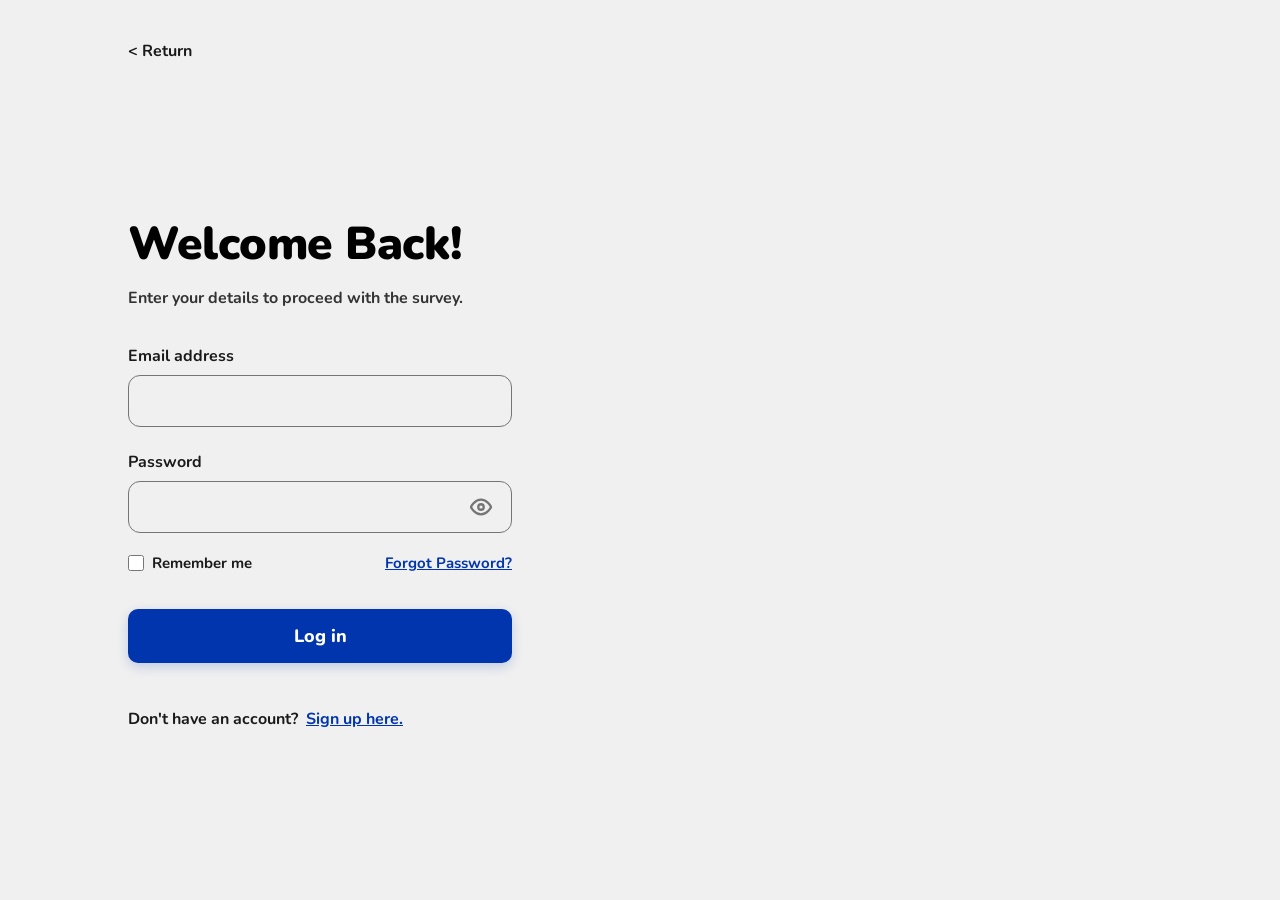
<file: login_page.html>
<!DOCTYPE html>
<html lang="en">
<head>
    <meta charset="UTF-8">
    <meta name="viewport" content="width=device-width, initial-scale=1.0">
    <title>Log In | TourInsights</title>
    <link rel="stylesheet" href="style.css">
</head>
<body class="login-page-body">

    <div class="login-wrapper">
        
        <div class="login-container-left">
            
            <a href="index.html" class="return-link">&lt; Return</a>
            
            <div class="login-form-content">
                <h1 class="welcome-heading">Welcome Back!</h1>
                <p class="welcome-subtext">Enter your details to proceed with the survey.</p>
                
                <form action="#" id="loginForm" class="login-form-element" onsubmit="handleDemoValidation(event)">
                    
                    <div class="input-field-block">
                        <label for="email" class="input-label-text">Email address</label>
                        <input type="email" id="email" class="custom-input-box" required autocomplete="username">
                        <span class="field-error-msg" id="emailError">Please enter a valid email address.</span>
                    </div>
                    
                    <div class="input-field-block">
                        <label for="password" class="input-label-text">Password</label>
                        <div class="password-input-container">
                            <input type="password" id="password" class="custom-input-box" required autocomplete="current-password">
                            <button type="button" class="password-toggle-btn" onclick="togglePasswordVisibility()" aria-label="Toggle password visibility">
                                <svg xmlns="http://www.w3.org/2000/svg" class="eye-icon-svg" viewBox="0 0 24 24" fill="none" stroke="currentColor" stroke-width="2.5" stroke-linecap="round" stroke-linejoin="round">
                                    <path d="M1 12s4-8 11-8 11 8 11 8-4 8-11 8-11-8-11-8z"></path>
                                    <circle cx="12" cy="12" r="3"></circle>
                                </svg>
                            </button>
                        </div>
                        <span class="field-error-msg" id="passwordError">Incorrect password. Please try again.</span>
                    </div>
                    
                    <div class="form-options-row">
                        <label class="remember-me-checkbox">
                            <input type="checkbox" id="remember">
                            <span>Remember me</span>
                        </label>
                        <a href="#" class="forgot-password-link" onclick="openResetModal(event)">Forgot Password?</a>
                    </div>
                    
                    <button type="submit" class="primary-login-btn">Log in</button>
                </form>
                
                <div class="signup-redirect-footer">
                    <span>Don't have an account?</span>
                    <a href="signup_page.html" class="signup-link-text">Sign up here.</a>
                </div>
            </div>
            
        </div>
        
        <div class="login-container-right"></div>
        
    </div>

    <!-- 1:1 Revised Password Reset Modal View Component Framework matching structural sketch parameters -->
    <div id="resetPasswordModal" class="modal-overlay" onclick="closeResetModalOutside(event)">
        <div class="modal-card reset-modal-card" style="max-width: 520px; padding: 40px; height: auto;">
            <button class="modal-close-btn reset-close-x" onclick="closeResetModal()">&times;</button>
            
            <h1 class="reset-modal-heading" style="font-size: 32px; font-weight: 900; margin-bottom: 12px;">Reset your Password</h1>
            <p class="reset-modal-body-text" style="font-size: 15px; color: #444444; line-height: 1.5; margin-bottom: 24px;">
                Enter the email address associated with your account, and answer your security question to reset your password.
            </p>
            
            <form action="#" class="reset-modal-form" onsubmit="handleResetSubmit(event)">
                <div class="reset-input-spacing" style="display: flex; flex-direction: column; gap: 14px; width: 100%; margin-bottom: 24px;">
                    
                    <!-- Field 1: Email Input Box -->
                    <input type="email" id="resetEmail" class="custom-input-box" placeholder="Enter email address" required>
                    <span class="field-error-msg text-center-override" id="resetEmailError" style="display: none; margin-top: -4px;">This email address is not registered with our platform.</span>
                    
                    <!-- Field 2: Custom Dropdown Question Selector Component matching signup choices -->
                    <div class="select-wrapper">
                        <select id="resetSecurityQuestion" class="custom-input-box select-field-box" required>
                            <option value="" disabled selected>Select your security question</option>
                            <option>What was the name of your first pet?</option>
                            <option>What is your mother's maiden name?</option>
                            <option>What was the name of your elementary school?</option>
                            <option>What city were you born in?</option>
                        </select>
                    </div>
                    
                    <!-- Field 3: Text Input Box for the corresponding answer -->
                    <input type="text" id="resetSecurityAnswer" class="custom-input-box" placeholder="Your answer" required>
                    <span class="field-error-msg text-center-override" id="resetAnswerError" style="display: none; margin-top: -4px; color: #d32f2f; font-weight: 700;">Incorrect security response. Please try again.</span>
                </div>
                
                <!-- Action Trigger Label updated to match design snapshot wireframes -->
                <button type="submit" class="reset-modal-submit-btn" style="max-width: 100%;">Verify and Continue</button>
                
                <!-- Secondary interactive exit control element node links added directly beneath trigger action -->
                <div style="margin-top: 16px; text-align: center;">
                    <a href="#" onclick="closeResetModal(event)" style="font-size: 14px; font-weight: 700; color: #0035ad; text-decoration: underline;">Back to Log in</a>
                </div>
            </form>
        </div>
    </div>

    <script>
        function togglePasswordVisibility() {
            const passwordInput = document.getElementById('password');
            const toggleButton = document.querySelector('.password-toggle-btn');
            
            if (passwordInput.type === 'password') {
                passwordInput.type = 'text';
                toggleButton.classList.add('visible');
            } else {
                passwordInput.type = 'password';
                toggleButton.classList.remove('visible');
            }
        }

        function handleDemoValidation(event) {
            event.preventDefault();
            const emailInput = document.getElementById('email');
            const passwordInput = document.getElementById('password');
            const emailError = document.getElementById('emailError');
            const passwordError = document.getElementById('passwordError');
            
            let isEmailValid = true;
            let isPasswordValid = true;

            if (emailInput.value !== 'admin@admin.com') {
                emailInput.classList.add('input-error-state');
                emailError.classList.add('show-error');
                isEmailValid = false;
            } else {
                emailInput.classList.remove('input-error-state');
                emailError.classList.remove('show-error');
            }
            
            if (passwordInput.value !== 'pass123') {
                passwordInput.classList.add('input-error-state');
                passwordError.classList.add('show-error');
                isPasswordValid = false;
            } else {
                passwordInput.classList.remove('input-error-state');
                passwordError.classList.remove('show-error');
            }

            if (isEmailValid && isPasswordValid) {
                window.location.href = 'dashboard.html';
            }
        }

        function openResetModal(event) {
            if (event) event.preventDefault();
            const modal = document.getElementById('resetPasswordModal');
            if (modal) {
                modal.classList.add('active');
                document.body.classList.add('modal-open');
                
                // Clear residual validation triggers
                document.getElementById('resetEmail').classList.remove('input-error-state');
                document.getElementById('resetEmailError').style.display = 'none';
                document.getElementById('resetSecurityAnswer').classList.remove('input-error-state');
                document.getElementById('resetAnswerError').style.display = 'none';
                
                document.getElementById('resetEmail').value = '';
                document.getElementById('resetSecurityQuestion').selectedIndex = 0;
                document.getElementById('resetSecurityAnswer').value = '';
            }
        }

        function closeResetModal(event) {
            if (event) event.preventDefault();
            const modal = document.getElementById('resetPasswordModal');
            if (modal) {
                modal.classList.remove('active');
                document.body.classList.remove('modal-open');
            }
        }

        function closeResetModalOutside(event) {
            if (event.target.id === 'resetPasswordModal') {
                closeResetModal();
            }
        }

        function handleResetSubmit(event) {
            event.preventDefault();
            const resetEmailInput = document.getElementById('resetEmail');
            const resetEmailError = document.getElementById('resetEmailError');
            const answerInput = document.getElementById('resetSecurityAnswer');
            const answerError = document.getElementById('resetAnswerError');
            
            // Enforce admin exception tracking rule parameters identically
            if (resetEmailInput.value !== 'admin@admin.com') {
                resetEmailInput.classList.add('input-error-state');
                resetEmailError.style.display = 'block';
                answerInput.classList.remove('input-error-state');
                answerError.style.display = 'none';
            } else {
                resetEmailInput.classList.remove('input-error-state');
                resetEmailError.style.display = 'none';
                
                // Demo tracking rule check for security answer validation
                if (answerInput.value.toLowerCase() !== 'juno') {
                    answerInput.classList.add('input-error-state');
                    answerError.style.display = 'block';
                } else {
                    answerInput.classList.remove('input-error-state');
                    answerError.style.display = 'none';
                    alert('Security keys verified successfully. Redirecting to build account recovery workflow...');
                    closeResetModal();
                }
            }
        }
    </script>

</body>
</html>
</file>
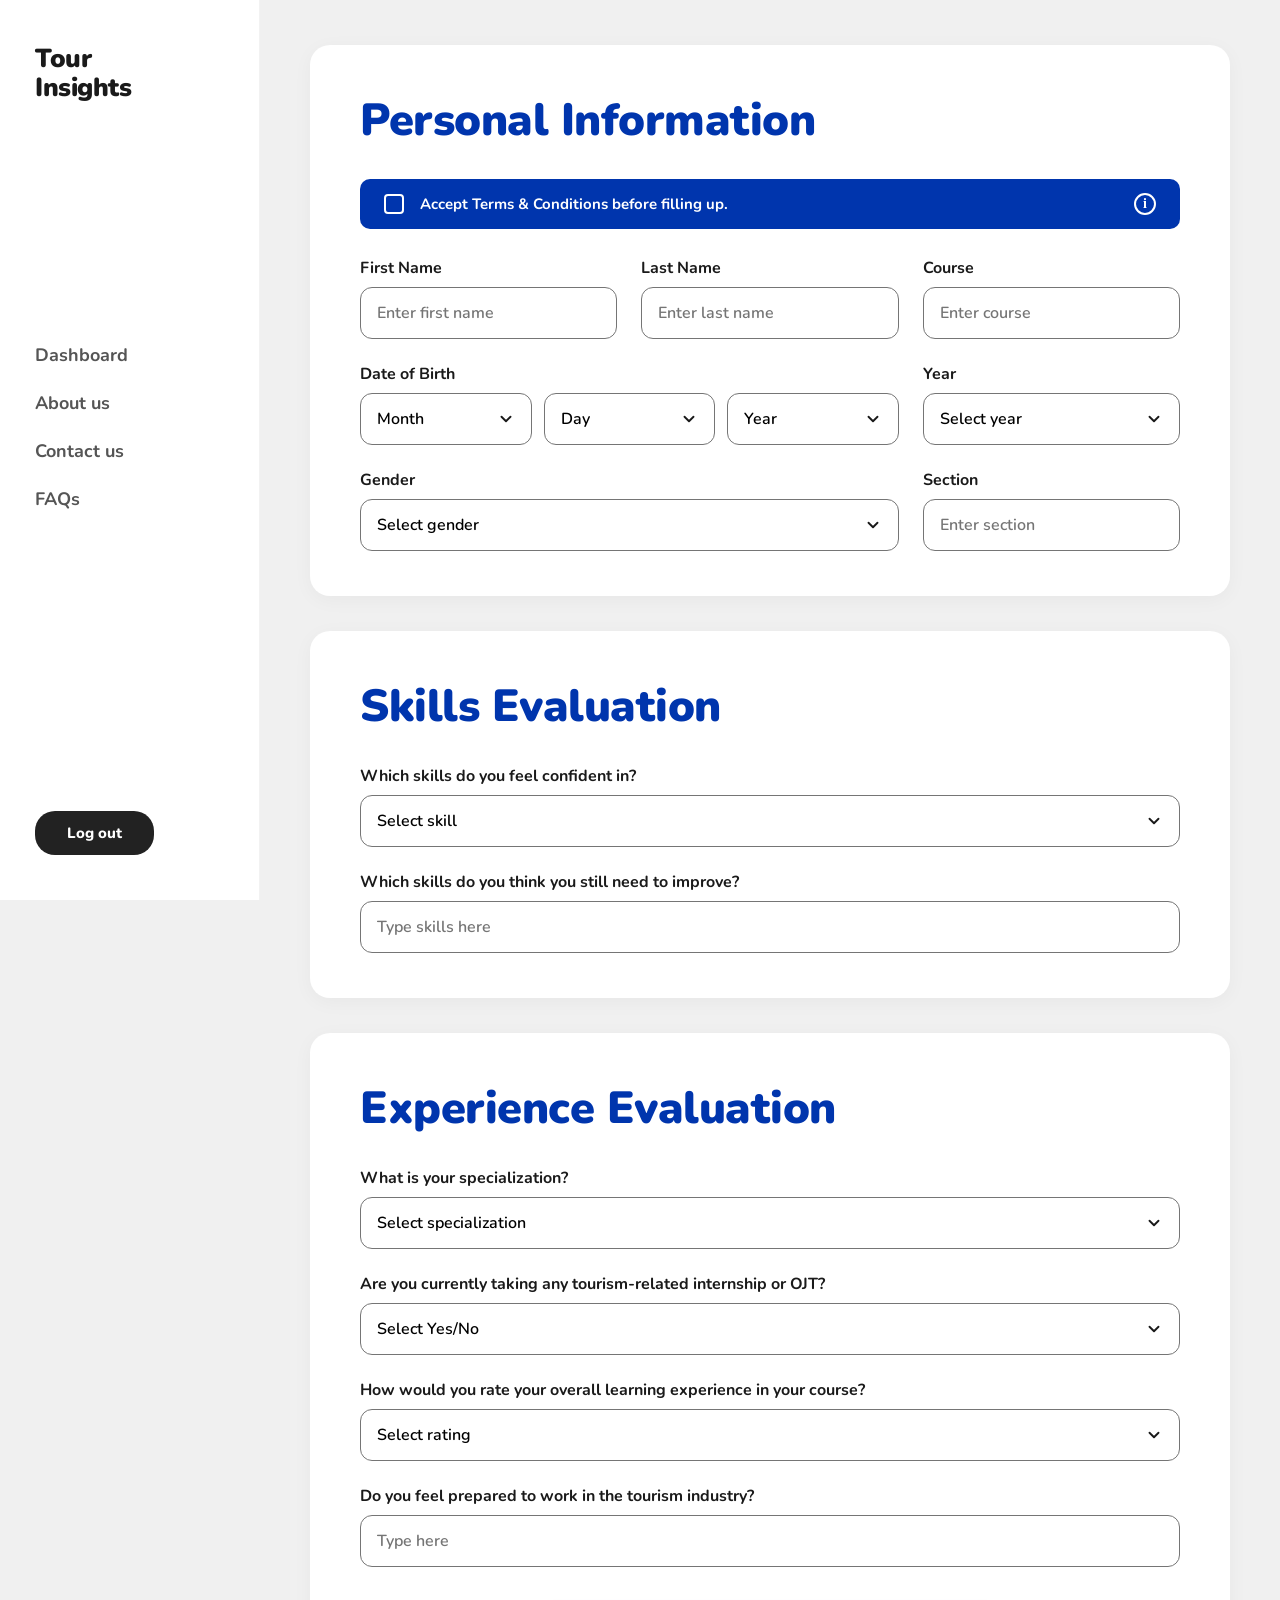
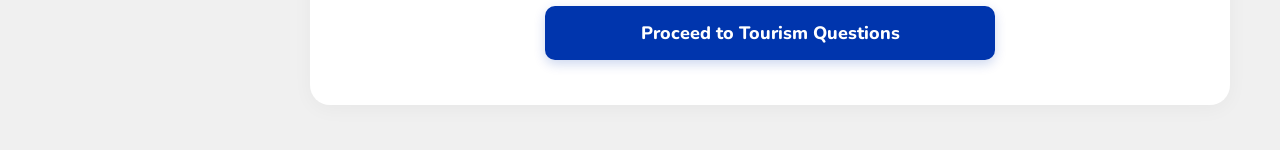
<file: personal_page.html>
<!DOCTYPE html>
<html lang="en">
<head>
    <meta charset="UTF-8">
    <meta name="viewport" content="width=device-width, initial-scale=1.0">
    <title>Personal Survey | TourInsights</title>
    <link rel="stylesheet" href="style.css">
</head>
<body class="dashboard-body-layout">

    <aside class="dash-sidebar">
        <div class="sidebar-top-branding">
            <h2 class="sidebar-logo">Tour<br>Insights</h2>
        </div>
        
        <nav class="sidebar-menu-links">
            <ul>
                <li><a href="dashboard.html">Dashboard</a></li>
                <li><a href="#" onclick="openSidebarModal('sidebarAboutModal', event)">About us</a></li>
                <li><a href="#" onclick="openSidebarModal('sidebarContactModal', event)">Contact us</a></li>
                <li><a href="#" onclick="openSidebarModal('sidebarFaqsModal', event)">FAQs</a></li>
            </ul>
        </nav>
        
        <div class="sidebar-footer-logout">
            <a href="#" onclick="openLogoutConfirmation(event)" class="btn-sidebar-logout">Log out</a>
        </div>
    </aside>

    <main class="dash-main-workspace">
        <form id="personalSurveyForm" class="personal-page-grid-container" onsubmit="validateFormSubmission(event)">
            
            <!-- Rectangle 1: Personal Information Card -->
            <div class="personal-form-section-card">
                <h1 class="personal-section-heading">Personal Information</h1>
                
                <div class="terms-compliance-banner-strip">
                    <div class="compliance-checkbox-custom-box">
                        <input type="checkbox" id="acceptTerms" class="compliance-native-checkbox" required>
                        <span class="compliance-checkbox-visual-marker"></span>
                    </div>
                    <label for="acceptTerms" class="compliance-banner-text">Accept Terms & Conditions before filling up.</label>
                    <div class="compliance-info-icon-marker">i</div>
                </div>

                <div class="personal-form-inputs-grid">
                    <div class="input-field-block">
                        <label class="input-label-text">First Name</label>
                        <input type="text" name="firstname" class="custom-input-box" placeholder="Enter first name" required oninput="validateTextField(this)">
                        <span class="field-error-msg text-left-override" style="color: #d32f2f; font-weight: 700; font-size: 14px; display: none;">Please enter a valid first name (letters only).</span>
                    </div>
                    <div class="input-field-block">
                        <label class="input-label-text">Last Name</label>
                        <input type="text" name="lastname" class="custom-input-box" placeholder="Enter last name" required oninput="validateTextField(this)">
                        <span class="field-error-msg text-left-override" style="color: #d32f2f; font-weight: 700; font-size: 14px; display: none;">Please enter a valid last name (letters only).</span>
                    </div>
                    <div class="input-field-block">
                        <label class="input-label-text">Course</label>
                        <input type="text" name="course" class="custom-input-box" placeholder="Enter course" required oninput="validateGeneralField(this)">
                        <span class="field-error-msg text-left-override" style="color: #d32f2f; font-weight: 700; font-size: 14px; display: none;">This field is required.</span>
                    </div>
                    <div class="input-field-block">
                        <label class="input-label-text">Date of Birth</label>
                        <div class="dob-grid-3col">
                            <div class="select-wrapper">
                                <select name="b_month" class="custom-input-box select-field-box" required onchange="validateSelectField(this)">
                                    <option value="" disabled selected>Month</option>
                                    <option>January</option><option>February</option><option>March</option>
                                    <option>April</option><option>May</option><option>June</option>
                                    <option>July</option><option>August</option><option>September</option>
                                    <option>October</option><option>November</option><option>December</option>
                                </select>
                            </div>
                            <div class="select-wrapper">
                                <select id="day-select" name="b_day" class="custom-input-box select-field-box" required onchange="validateSelectField(this)">
                                    <option value="" disabled selected>Day</option>
                                    <script>for(let i=1;i<=31;i++) document.write(`<option value="${i}">${i}</option>`);</script>
                                </select>
                            </div>
                            <div class="select-wrapper">
                                <select id="year-select" name="b_year" class="custom-input-box select-field-box" required onchange="validateSelectField(this)">
                                    <option value="" disabled selected>Year</option>
                                    <script>for(let i=2012;i>1970;i--) document.write(`<option value="${i}">${i}</option>`);</script>
                                </select>
                            </div>
                        </div>
                        <span class="field-error-msg text-left-override" style="color: #d32f2f; font-weight: 700; font-size: 14px; display: none;">Please complete your date of birth selection.</span>
                    </div>
                    <div class="input-field-block">
                        <label class="input-label-text">Year</label>
                        <div class="select-wrapper">
                            <select name="s_year" class="custom-input-box select-field-box" required onchange="validateSelectField(this)">
                                <option value="" disabled selected>Select year</option>
                                <option>1st Year</option>
                                <option>2nd Year</option>
                                <option>3rd Year</option>
                                <option>4th Year</option>
                            </select>
                        </div>
                        <span class="field-error-msg text-left-override" style="color: #d32f2f; font-weight: 700; font-size: 14px; display: none;">Please select your academic year level.</span>
                    </div>
                    <div class="input-field-block">
                        <label class="input-label-text">Gender</label>
                        <div class="select-wrapper">
                            <select name="gender" class="custom-input-box select-field-box" required onchange="validateSelectField(this)">
                                <option value="" disabled selected>Select gender</option>
                                <option>Male</option>
                                <option>Female</option>
                                <option>Non-binary</option>
                                <option>Prefer not to say</option>
                            </select>
                        </div>
                        <span class="field-error-msg text-left-override" style="color: #d32f2f; font-weight: 700; font-size: 14px; display: none;">Please select your gender.</span>
                    </div>
                    <div class="input-field-block">
                        <label class="input-label-text">Section</label>
                        <input type="text" class="custom-input-box" placeholder="Enter section" required oninput="validateGeneralField(this)">
                        <span class="field-error-msg text-left-override" style="color: #d32f2f; font-weight: 700; font-size: 14px; display: none;">This field is required.</span>
                    </div>
                </div>
            </div>

            <!-- Rectangle 2: Skills Evaluation Card -->
            <div class="personal-form-section-card">
                <h1 class="personal-section-heading">Skills Evaluation</h1>
                
                <div class="evaluation-vertical-inputs-stack">
                    <div class="input-field-block" id="skills-dynamic-area">
                        <label class="input-label-text">Which skills do you feel confident in?</label>
                        <div class="select-wrapper">
                            <select name="skills_confident" class="custom-input-box select-field-box" required onchange="checkDynamicSkillOther(this)">
                                <option value="" disabled selected>Select skill</option>
                                <option>Communication</option>
                                <option>Customer Service</option>
                                <option>Tour Guiding</option>
                                <option>Planning</option>
                                <option value="other">Other...</option>
                            </select>
                        </div>
                        <span class="field-error-msg text-left-override" style="color: #d32f2f; font-weight: 700; font-size: 14px; display: none;">Please select a skill option.</span>
                    </div>
                    <div class="input-field-block">
                        <label class="input-label-text">Which skills do you think you still need to improve?</label>
                        <input type="text" name="skills_improvement" class="custom-input-box" placeholder="Type skills here" required oninput="validateGeneralField(this)">
                        <span class="field-error-msg text-left-override" style="color: #d32f2f; font-weight: 700; font-size: 14px; display: none;">This field is required.</span>
                    </div>
                </div>
            </div>

            <!-- Rectangle 3: Experience Evaluation Card -->
            <div class="personal-form-section-card">
                <h1 class="personal-section-heading">Experience Evaluation</h1>
                
                <div class="evaluation-vertical-inputs-stack">
                    <div class="input-field-block" id="spec-dynamic-area">
                        <label class="input-label-text">What is your specialization?</label>
                        <div class="select-wrapper">
                            <select name="specialization" class="custom-input-box select-field-box" required onchange="checkDynamicSpecOther(this)">
                                <option value="" disabled selected>Select specialization</option>
                                <option>Tourism Management</option>
                                <option>Hospitality</option>
                                <option>Travel Services</option>
                                <option value="other">Other...</option>
                            </select>
                        </div>
                        <span class="field-error-msg text-left-override" style="color: #d32f2f; font-weight: 700; font-size: 14px; display: none;">Please select your specialization.</span>
                    </div>
                    <div class="input-field-block">
                        <label class="input-label-text">Are you currently taking any tourism-related internship or OJT?</label>
                        <div class="select-wrapper">
                            <select name="ojt_status" class="custom-input-box select-field-box" required onchange="validateSelectField(this)">
                                <option value="" disabled selected>Select Yes/No</option>
                                <option>Yes</option>
                                <option>No</option>
                            </select>
                        </div>
                        <span class="field-error-msg text-left-override" style="color: #d32f2f; font-weight: 700; font-size: 14px; display: none;">Please select an option.</span>
                    </div>
                    <div class="input-field-block">
                        <label class="input-label-text">How would you rate your overall learning experience in your course?</label>
                        <div class="select-wrapper">
                            <select name="learning_rating" class="custom-input-box select-field-box" required onchange="validateSelectField(this)">
                                <option value="" disabled selected>Select rating</option>
                                <option value="5">(5) ⭐⭐⭐⭐⭐</option>
                                <option value="4">(4) ⭐⭐⭐⭐</option>
                                <option value="3">(3) ⭐⭐⭐</option>
                                <option value="2">(2) ⭐⭐</option>
                                <option value="1">(1) ⭐</option>
                            </select>
                        </div>
                        <span class="field-error-msg text-left-override" style="color: #d32f2f; font-weight: 700; font-size: 14px; display: none;">Please select a rating score.</span>
                    </div>
                    <div class="input-field-block">
                        <label class="input-label-text">Do you feel prepared to work in the tourism industry?</label>
                        <input type="text" name="overall_exp" class="custom-input-box" placeholder="Type here" required oninput="validateGeneralField(this)">
                        <span class="field-error-msg text-left-override" style="color: #d32f2f; font-weight: 700; font-size: 14px; display: none;">This field is required.</span>
                    </div>
                    
                    <div class="survey-action-footer-placement">
                        <button type="submit" class="primary-login-btn personal-survey-submit-btn-placeholder" style="max-width: 450px;">Proceed to Tourism Questions</button>
                    </div>
                </div>
            </div>

        </form>
    </main>

    <!-- 1:1 Clean Context Drop Confirm Logout Window Modal Component Overlay -->
    <div id="logoutConfirmationModal" class="modal-overlay" onclick="closeLogoutModalOutside(event)">
        <div class="modal-card success-modal-card" style="max-width: 440px; padding: 40px; height: auto;">
            <button class="modal-close-btn success-close-x" onclick="closeLogoutModal()">&times;</button>
            <div class="success-icon-celebration-wrapper" style="font-size: 44px; margin-bottom: 15px;">👋</div>
            <h1 class="success-modal-heading" style="font-size: 26px; margin-bottom: 12px;">Logging Out?</h1>
            <p class="success-modal-body-text" style="margin-bottom: 25px; font-size: 15px;">Are you sure you want to end your session and return to the main landing page?</p>
            <div class="confirm-action-buttons-group" style="gap: 12px;">
                <button type="button" class="confirm-secondary-btn-outline" style="height: 46px; font-size: 15px;" onclick="closeLogoutModal()">Cancel</button>
                <button type="button" class="confirm-primary-btn-solid" style="height: 46px; font-size: 15px; background-color: #d32f2f; box-shadow: 0 4px 12px rgba(211,47,47,0.25);" onclick="executeFinalSessionLogout()">Log Out</button>
            </div>
        </div>
    </div>

    <script>
        function validateTextField(input) {
            const pattern = /^[A-Za-z\s.-]+$/;
            const errorLabel = input.parentElement.querySelector('.field-error-msg');
            if (input.value.trim() === "" || !pattern.test(input.value)) {
                input.style.borderColor = "#d32f2f";
                input.style.borderWidth = "2px";
                if(errorLabel) errorLabel.style.display = 'block';
                return false;
            } else {
                input.style.borderColor = "";
                input.style.borderWidth = "";
                if(errorLabel) errorLabel.style.display = 'none';
                return true;
            }
        }

        function validateGeneralField(input) {
            const errorLabel = input.parentElement.querySelector('.field-error-msg');
            if (input.value.trim() === "") {
                input.style.borderColor = "#d32f2f";
                input.style.borderWidth = "2px";
                if(errorLabel) errorLabel.style.display = 'block';
                return false;
            } else {
                input.style.borderColor = "";
                input.style.borderWidth = "";
                if(errorLabel) errorLabel.style.display = 'none';
                return true;
            }
        }

        function validateSelectField(select) {
            const block = select.closest('.input-field-block');
            const errorLabel = block.querySelector('.field-error-msg');
            if (select.value === "") {
                select.style.borderColor = "#d32f2f";
                select.style.borderWidth = "2px";
                if(errorLabel) errorLabel.style.display = 'block';
                return false;
            } else {
                select.style.borderColor = "";
                select.style.borderWidth = "";
                if(errorLabel) errorLabel.style.display = 'none';
                return true;
            }
        }

        function checkDynamicSkillOther(selectElement) {
            validateSelectField(selectElement);
            if (selectElement.value === 'other') {
                const container = document.getElementById('skills-dynamic-area');
                if (!document.getElementById('customSkillInput')) {
                    const customInput = document.createElement('input');
                    customInput.type = 'text';
                    customInput.id = 'customSkillInput';
                    customInput.name = 'skills_confident_custom';
                    customInput.className = 'custom-input-box';
                    customInput.placeholder = 'Type custom skill here';
                    customInput.style.marginTop = '10px';
                    customInput.required = true;
                    customInput.oninput = function() { validateGeneralField(this); };
                    container.appendChild(customInput);
                    customInput.focus();
                }
            } else {
                const customInput = document.getElementById('customSkillInput');
                if (customInput) customInput.remove();
            }
        }

        function checkDynamicSpecOther(selectElement) {
            validateSelectField(selectElement);
            if (selectElement.value === 'other') {
                const container = document.getElementById('spec-dynamic-area');
                if (!document.getElementById('customSpecInput')) {
                    const customInput = document.createElement('input');
                    customInput.type = 'text';
                    customInput.id = 'customSpecInput';
                    customInput.name = 'specialization_custom';
                    customInput.className = 'custom-input-box';
                    customInput.placeholder = 'Type custom specialization here';
                    customInput.style.marginTop = '10px';
                    customInput.required = true;
                    customInput.oninput = function() { validateGeneralField(this); };
                    container.appendChild(customInput);
                    customInput.focus();
                }
            } else {
                const customInput = document.getElementById('customSpecInput');
                if (customInput) customInput.remove();
            }
        }

        function validateFormSubmission(event) {
            event.preventDefault();
            let isFormValid = true;
            
            const checkbox = document.getElementById('acceptTerms');
            if (!checkbox.checked) {
                alert("Please accept the terms of use and privacy policy to proceed.");
                isFormValid = false;
                return;
            }

            // Validate all inputs and selectors
            document.querySelectorAll('#personalSurveyForm input[required]').forEach(input => {
                if (input.id !== 'acceptTerms') {
                    if (input.oninput) {
                        input.oninput();
                    } else {
                        validateGeneralField(input);
                    }
                    if (input.style.borderColor === "rgb(211, 47, 47)" || input.value.trim() === "") {
                        isFormValid = false;
                    }
                }
            });

            document.querySelectorAll('#personalSurveyForm select[required]').forEach(select => {
                validateSelectField(select);
                if (select.value === "") {
                    isFormValid = false;
                }
            });

            if (isFormValid) {
                window.location.href = 'tourismsurvey.html';
            } else {
                const firstError = document.querySelector('[style*="border-color: rgb(211, 47, 47)"]');
                if (firstError) firstError.scrollIntoView({ behavior: 'smooth', block: 'center' });
            }
        }

        function openLogoutConfirmation(event) {
            event.preventDefault();
            const modal = document.getElementById('logoutConfirmationModal');
            if (modal) {
                modal.classList.add('active');
                document.body.classList.add('modal-open');
            }
        }

        function closeLogoutModal() {
            const modal = document.getElementById('logoutConfirmationModal');
            if (modal) {
                modal.classList.remove('active');
                document.body.classList.remove('modal-open');
            }
        }

        function closeLogoutModalOutside(event) {
            if (event.target.id === 'logoutConfirmationModal') {
                closeLogoutModal();
            }
        }

        function executeFinalSessionLogout() {
            closeLogoutModal();
            window.location.href = 'index.html';
        }
    </script>


    <!-- Sidebar Functional Modal Components Layer Matrix -->
    <div id="sidebarAboutModal" class="modal-overlay" onclick="closeSidebarModalOutside(event)">
        <div class="modal-card" style="max-width: 850px; padding: 40px; height: 80vh;">
            <button class="modal-close-btn" onclick="closeSidebarModal('sidebarAboutModal')">&times;</button>
            <div class="modal-content-scroll">
                <h1 class="modal-title" style="font-size: 36px; color: #0038A8; font-weight: 900; margin-bottom: 20px;">About us</h1>
                <p class="modal-paragraph" style="font-size: 16px; color: #444444; line-height: 1.6; text-align: justify; margin-bottom: 30px;">
                    Welcome to our specialized platform designed exclusively for the next generation of tourism and hospitality professionals. We believe that excellent education relies on a strong connection between classroom theory and real-world application. This tool gathers and analyzes the diverse experiences of tourism students navigating their degrees, field activities, and industry placements. By capturing these insights, we help shape a more responsive, impactful educational journey that better prepares students for the global workforce.
                </p>
                <div style="display: flex; gap: 24px; flex-direction: row; margin-top: 20px;" class="confirm-modal-split-layout">
                    <div style="flex: 1; background-color: #f8fafc; padding: 25px; border-radius: 16px; border: 1px solid #e2e8f0;">
                        <h2 style="font-size: 22px; font-weight: 800; color: #0038A8; margin-bottom: 12px;">Our Mission</h2>
                        <p style="font-size: 14px; color: #333333; line-height: 1.6; text-align: justify;">To empower tourism students by providing a dedicated digital platform to voice their academic and practical experiences. We aim to collect high-quality, actionable feedback that enables educators and industry partners to continuously improve training programs, optimize curricula, and better equip students for the evolving demands of the global tourism and hospitality landscape.</p>
                    </div>
                    <div style="flex: 1; background-color: #f8fafc; padding: 25px; border-radius: 16px; border: 1px solid #e2e8f0;">
                        <h2 style="font-size: 22px; font-weight: 800; color: #0038A8; margin-bottom: 12px;">Our Vision</h2>
                        <p style="font-size: 14px; color: #333333; line-height: 1.6; text-align: justify;">To become the definitive platform for student insight in tourism education, fostering a collaborative ecosystem where data-driven academic learning and exceptional practical experience align perfectly to produce world-class tourism professionals.</p>
                    </div>
                </div>
            </div>
        </div>
    </div>

    <div id="sidebarContactModal" class="modal-overlay" onclick="closeSidebarModalOutside(event)">
        <div class="modal-card" style="max-width: 750px; padding: 40px; height: auto; max-height: 85vh;">
            <button class="modal-close-btn" onclick="closeSidebarModal('sidebarContactModal')">&times;</button>
            <div class="modal-content-scroll">
                <h1 class="modal-title" style="font-size: 36px; color: #0038A8; font-weight: 900; margin-bottom: 15px;">Contact Us</h1>
                <p class="modal-date" style="font-weight: 700; color: #666666; margin-bottom: 25px;">TECH SUPPORT</p>
                
                <h2 class="modal-subtitle" style="font-size: 20px; font-weight: 800; color: #1a1a1a; margin-top: 20px; margin-bottom: 10px;">Contact Our Technical Team</h2>
                <p class="modal-paragraph" style="font-size: 15px; color: #333333; line-height: 1.65; margin-bottom: 20px; text-align: justify;">If you have any questions regarding our Privacy Policy or Terms of Use, require technical assistance with your account, or need support while navigating the survey platform, please do not hesitate to get in touch with us. The development and research group is dedicated to ensuring a smooth, secure, and accessible experience for all student participants.</p>
                
                <h2 class="modal-subtitle" style="font-size: 20px; font-weight: 800; color: #1a1a1a; margin-top: 20px; margin-bottom: 10px;">Get in Touch</h2>
                <p class="modal-paragraph" style="font-size: 15px; color: #333333; line-height: 1.65; margin-bottom: 12px; text-align: justify;">You can reach out to our team directly through our official communication channels. For general inquiries, system troubleshooting, or specific account and data management requests, please send an email to <strong>group6surveysite@mail.com</strong>.</p>
                <p class="modal-paragraph" style="font-size: 15px; color: #333333; line-height: 1.65; margin-bottom: 14px; text-align: justify;">If you require urgent assistance or need to report an active issue regarding your registration or system compliance details, you can contact our technical support hotline at <strong>0921-345-3467</strong>.</p>
            </div>
        </div>
    </div>

    <div id="sidebarFaqsModal" class="modal-overlay" onclick="closeSidebarModalOutside(event)">
        <div class="modal-card" style="max-width: 850px; padding: 40px; height: 80vh;">
            <button class="modal-close-btn" onclick="closeSidebarModal('sidebarFaqsModal')">&times;</button>
            <div class="modal-content-scroll">
                <h1 class="modal-title" style="font-size: 36px; color: #0038A8; font-weight: 900; margin-bottom: 20px;">Frequently Asked Questions</h1>

                <div class="faq-list" style="width: 100%;">

                    <div class="faq-item open">
                        <div class="faq-header" onclick="toggleFaq(this)">
                            <div class="faq-icon" aria-hidden="true">
                                <svg viewBox="0 0 22 22" fill="none" xmlns="http://www.w3.org/2000/svg">
                                    <line x1="11" y1="2" x2="11" y2="20" stroke="#1a1a1a" stroke-width="3" stroke-linecap="round"/>
                                    <line x1="2" y1="11" x2="20" y2="11" stroke="#1a1a1a" stroke-width="3" stroke-linecap="round"/>
                                </svg>
                            </div>
                            <span class="faq-question">What is the purpose of this survey platform?</span>
                        </div>
                        <div class="faq-answer">
                            <div class="faq-answer-inner">
                                This platform is designed to bridge the gap between classroom learning and real-world hospitality and tourism training. By collecting insights on your academic courses and hands-on practical experiences, we can help educators optimize the curriculum to better prepare students for the global tourism industry.
                            </div>
                        </div>
                    </div>

                    <div class="faq-item">
                        <div class="faq-header" onclick="toggleFaq(this)">
                            <div class="faq-icon" aria-hidden="true">
                                <svg viewBox="0 0 22 22" fill="none" xmlns="http://www.w3.org/2000/svg">
                                    <line x1="11" y1="2" x2="11" y2="20" stroke="#1a1a1a" stroke-width="3" stroke-linecap="round"/>
                                    <line x1="2" y1="11" x2="20" y2="11" stroke="#1a1a1a" stroke-width="3" stroke-linecap="round"/>
                                </svg>
                            </div>
                            <span class="faq-question">How long does it take to complete the survey?</span>
                        </div>
                        <div class="faq-answer">
                            <div class="faq-answer-inner">
                                We know student schedules are packed, so the survey is streamlined. It typically takes about 5 to 10 minutes to complete, depending on how much detailed feedback you want to share about your practical experiences.
                            </div>
                        </div>
                    </div>

                    <div class="faq-item">
                        <div class="faq-header" onclick="toggleFaq(this)">
                            <div class="faq-icon" aria-hidden="true">
                                <svg viewBox="0 0 22 22" fill="none" xmlns="http://www.w3.org/2000/svg">
                                    <line x1="11" y1="2" x2="11" y2="20" stroke="#1a1a1a" stroke-width="3" stroke-linecap="round"/>
                                    <line x1="2" y1="11" x2="20" y2="11" stroke="#1a1a1a" stroke-width="3" stroke-linecap="round"/>
                                </svg>
                            </div>
                            <span class="faq-question">Is my personal data safe, and will my answers be confidential?</span>
                        </div>
                        <div class="faq-answer">
                            <div class="faq-answer-inner">
                                Absolutely. Data privacy is a top priority for us. Your specific personal information is completely protected and will never be shared. All survey results are aggregated for academic analysis, meaning your responses are analyzed as a group rather than tied to you individually. For more details, you can view our full Privacy Policy in the website footer.
                            </div>
                        </div>
                    </div>

                    <div class="faq-item">
                        <div class="faq-header" onclick="toggleFaq(this)">
                            <div class="faq-icon" aria-hidden="true">
                                <svg viewBox="0 0 22 22" fill="none" xmlns="http://www.w3.org/2000/svg">
                                    <line x1="11" y1="2" x2="11" y2="20" stroke="#1a1a1a" stroke-width="3" stroke-linecap="round"/>
                                    <line x1="2" y1="11" x2="20" y2="11" stroke="#1a1a1a" stroke-width="3" stroke-linecap="round"/>
                                </svg>
                            </div>
                            <span class="faq-question">Do I need an account to take the survey?</span>
                        </div>
                        <div class="faq-answer">
                            <div class="faq-answer-inner">
                                Yes, creating an account helps ensure data integrity, meaning one valid student equals one set of responses. It also allows you to save your progress if you need to step away and finish the survey later, or log back in to view your submission history.
                            </div>
                        </div>
                    </div>

                    <div class="faq-item">
                        <div class="faq-header" onclick="toggleFaq(this)">
                            <div class="faq-icon" aria-hidden="true">
                                <svg viewBox="0 0 22 22" fill="none" xmlns="http://www.w3.org/2000/svg">
                                    <line x1="11" y1="2" x2="11" y2="20" stroke="#1a1a1a" stroke-width="3" stroke-linecap="round"/>
                                    <line x1="2" y1="11" x2="20" y2="11" stroke="#1a1a1a" stroke-width="3" stroke-linecap="round"/>
                                </svg>
                            </div>
                            <span class="faq-question">Who can I contact if I experience technical issues?</span>
                        </div>
                        <div class="faq-answer">
                            <div class="faq-answer-inner">
                                If you run into any bugs, trouble logging in, or problems submitting your responses, please use the "Contact Us" link in the footer to send a quick message to our development team.
                            </div>
                        </div>
                    </div>

                </div>
            </div>
        </div>
    </div>

    <script>
        
        function toggleFaq(headerElement) {
            const currentItem = headerElement.closest('.faq-item');
            const currentState = currentItem.classList.contains('open');
            currentItem.classList.toggle('open', !currentState);
        }

        function openSidebarModal(modalId, event) {
            if (event) event.preventDefault();
            const modal = document.getElementById(modalId);
            if (modal) {
                modal.classList.add('active');
                document.body.classList.add('modal-open');
            }
        }

        function closeSidebarModal(modalId) {
            const modal = document.getElementById(modalId);
            if (modal) {
                modal.classList.remove('active');
                const activeModals = document.querySelectorAll('.modal-overlay.active');
                if (activeModals.length === 0) {
                    document.body.classList.remove('modal-open');
                }
            }
        }

        function closeSidebarModalOutside(event) {
            if (event.target.classList.contains('modal-overlay')) {
                closeSidebarModal(event.target.id);
            }
        }
    </script>

</body>
</html>
</file>
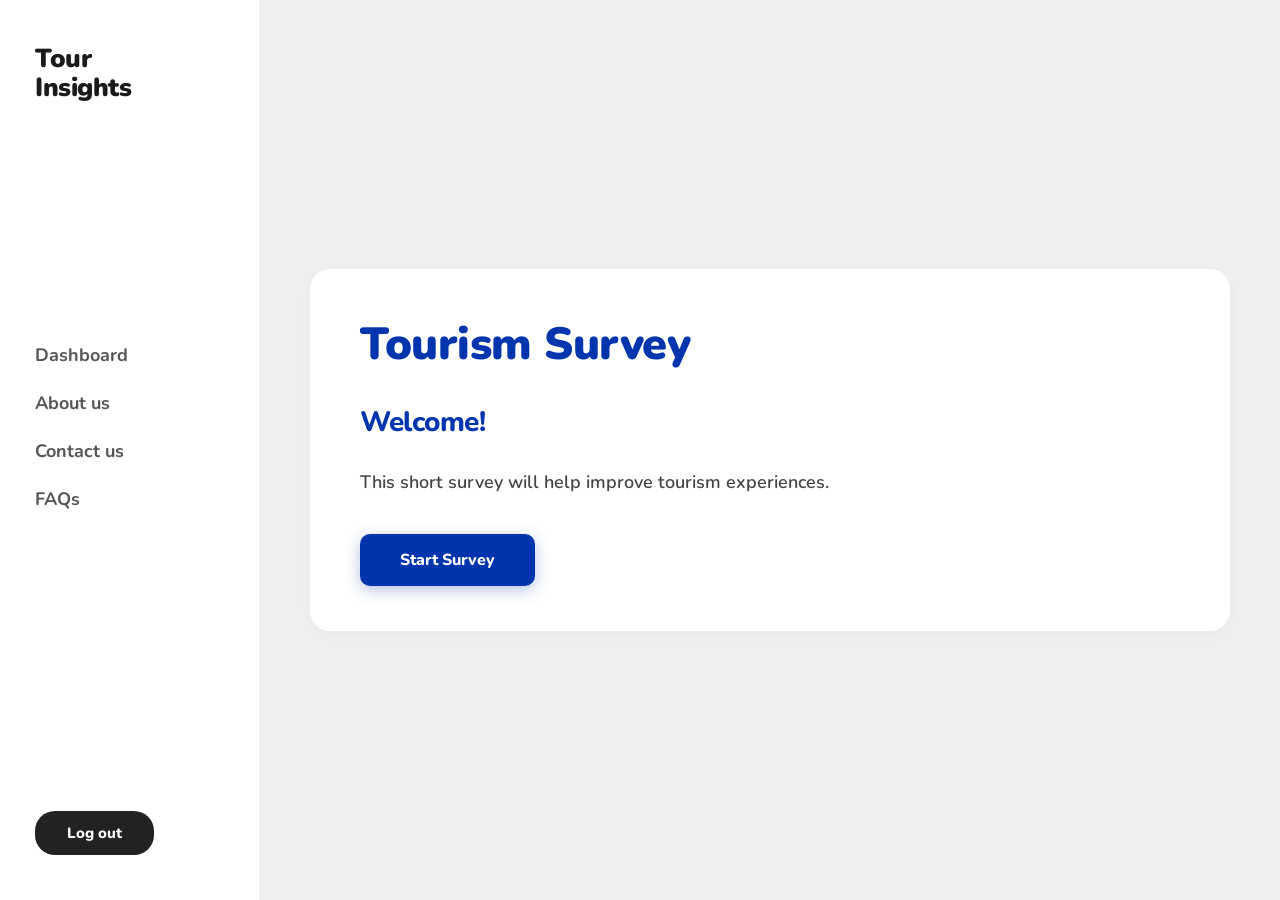
<file: tourismsurvey.html>
<!DOCTYPE html>
<html lang="en">
<head>
    <meta charset="UTF-8">
    <meta name="viewport" content="width=device-width, initial-scale=1.0">
    <title>Tourism Survey | TourInsights</title>
    <link rel="stylesheet" href="style.css">
</head>
<body class="dashboard-body-layout">

    <!-- Static Navigation Sidebar Component Matrix Panel (Consistent across internal views) -->
    <button class="mobile-sidebar-toggle" id="sidebarToggle" onclick="toggleMobileSidebar()" aria-label="Toggle sidebar"><span></span><span></span><span></span></button>
    <div class="sidebar-overlay" id="sidebarOverlay" onclick="closeMobileSidebar()"></div>

    <aside class="dash-sidebar" id="dashSidebar">
        <div class="sidebar-top-branding">
            <h2 class="sidebar-logo">Tour<br>Insights</h2>
        </div>
        
        <nav class="sidebar-menu-links">
            <ul>
                <li><a href="dashboard.html">Dashboard</a></li>
                <li><a href="#" onclick="openSidebarModal('sidebarAboutModal', event)">About us</a></li>
                <li><a href="#" onclick="openSidebarModal('sidebarContactModal', event)">Contact us</a></li>
                <li><a href="#" onclick="openSidebarModal('sidebarFaqsModal', event)">FAQs</a></li>
            </ul>
        </nav>
        
        <div class="sidebar-footer-logout">
            <a href="#" onclick="openLogoutConfirmation(event)" class="btn-sidebar-logout">Log out</a>
        </div>
    </aside>

    <!-- Main Content Workspace Feed - Survey Layout Panels -->
    <main class="dash-main-workspace">
        <div class="ts-workspace-wrapper">

            <!-- SURVEY PAGE 1 -->
            <div class="ts-page ts-active" id="ts-page1">
                <div class="ts-form-section-card">
                    <h1 class="ts-main-display-heading">Tourism Survey</h1>
                    <h2 class="ts-sub-section-title">Welcome!</h2>
                    <p class="ts-welcome-explainer-text">This short survey will help improve tourism experiences.</p>
                    <div class="ts-action-footer-placement">
                        <button class="ts-primary-action-btn" onclick="nextPage(2)">Start Survey</button>
                    </div>
                </div>
            </div>

            <!-- SURVEY PAGE 2 -->
            <div class="ts-page" id="ts-page2">
                <div class="ts-form-section-card">
                    <h1 class="ts-main-display-heading">Tourism Questions</h1>

                    <div class="ts-vertical-inputs-grid-stack">
                        <div class="input-field-block">
                            <label class="input-label-text">Have you participated in tourism activities? (tours, events, seminars)</label>
                            <div class="select-wrapper">
                                <select id="ts_status" class="custom-input-box select-field-box" required onchange="validateField(this)">
                                    <option value="" disabled selected>-- YES or NO --</option>
                                    <option>Yes</option>
                                    <option>No</option>
                                </select>
                            </div>
                            <span class="field-error-msg" style="color: #d32f2f; font-weight: 700; font-size: 14px; display: none; margin-top: 4px;">Please select an option.</span>
                        </div>

                        <div class="input-field-block">
                            <label class="input-label-text">Which tourist destination did you visit?</label>
                            <input id="ts_dest" class="custom-input-box" type="text" required oninput="validateField(this)">
                            <span class="field-error-msg" style="color: #d32f2f; font-weight: 700; font-size: 14px; display: none; margin-top: 4px;">This field is required.</span>
                        </div>

                        <div class="input-field-block">
                            <label class="input-label-text">When did you visit?</label>
                            <input id="ts_date" class="custom-input-box" type="date" required oninput="validateField(this)">
                            <span class="field-error-msg" style="color: #d32f2f; font-weight: 700; font-size: 14px; display: none; margin-top: 4px;">Please enter a valid date.</span>
                        </div>

                        <div class="input-field-block">
                            <label class="input-label-text">How did you hear about this place?</label>
                            <input id="ts_source" class="custom-input-box" type="text" placeholder="Social media, friends, ads..." required oninput="validateField(this)">
                            <span class="field-error-msg" style="color: #d32f2f; font-weight: 700; font-size: 14px; display: none; margin-top: 4px;">This field is required.</span>
                        </div>

                        <h2 class="ts-sub-section-title spacing-divider-top">Experience Rating</h2>

                        <div class="ts-asymmetric-input-row-grid">
                            <div class="input-field-block">
                                <label class="input-label-text">Overall Experience</label>
                                <div class="select-wrapper">
                                    <select id="ts_rate_overall" class="custom-input-box select-field-box" required onchange="validateField(this)">
                                        <option value="" disabled selected>-- Select Rating --</option>
                                        <option>Excellent</option><option>Good</option><option>Fair</option><option>Poor</option>
                                    </select>
                                </div>
                                <span class="field-error-msg" style="color: #d32f2f; font-weight: 700; font-size: 14px; display: none; margin-top: 4px;">Please select a rating option.</span>
                            </div>

                            <div class="input-field-block">
                                <label class="input-label-text">Cleanliness</label>
                                <div class="select-wrapper">
                                    <select id="ts_rate_clean" class="custom-input-box select-field-box" required onchange="validateField(this)">
                                        <option value="" disabled selected>-- Select Rating --</option>
                                        <option>Excellent</option><option>Good</option><option>Fair</option><option>Poor</option>
                                    </select>
                                </div>
                                <span class="field-error-msg" style="color: #d32f2f; font-weight: 700; font-size: 14px; display: none; margin-top: 4px;">Please select a rating option.</span>
                            </div>
                        </div>

                        <div class="ts-asymmetric-input-row-grid">
                            <div class="input-field-block">
                                <label class="input-label-text">Safety</label>
                                <div class="select-wrapper">
                                    <select id="ts_rate_safety" class="custom-input-box select-field-box" required onchange="validateField(this)">
                                        <option value="" disabled selected>-- Select Rating --</option>
                                        <option>Excellent</option><option>Good</option><option>Fair</option><option>Poor</option>
                                    </select>
                                </div>
                                <span class="field-error-msg" style="color: #d32f2f; font-weight: 700; font-size: 14px; display: none; margin-top: 4px;">Please select a rating option.</span>
                            </div>

                            <div class="input-field-block">
                                <label class="input-label-text">Accessibility</label>
                                <div class="select-wrapper">
                                    <select id="ts_rate_access" class="custom-input-box select-field-box" required onchange="validateField(this)">
                                        <option value="" disabled selected>-- Select Rating --</option>
                                        <option>Excellent</option><option>Good</option><option>Fair</option><option>Poor</option>
                                    </select>
                                </div>
                                <span class="field-error-msg" style="color: #d32f2f; font-weight: 700; font-size: 14px; display: none; margin-top: 4px;">Please select a rating option.</span>
                            </div>
                        </div>

                        <div class="input-field-block">
                            <label class="input-label-text">Friendliness of locals/staff</label>
                            <div class="select-wrapper">
                                <select id="ts_rate_staff" class="custom-input-box select-field-box" required onchange="validateField(this)">
                                    <option value="" disabled selected>-- Select Rating --</option>
                                    <option>Excellent</option><option>Good</option><option>Fair</option><option>Poor</option>
                                </select>
                            </div>
                            <span class="field-error-msg" style="color: #d32f2f; font-weight: 700; font-size: 14px; display: none; margin-top: 4px;">Please select a rating option.</span>
                        </div>

                        <h2 class="ts-sub-section-title spacing-divider-top">Services & Facilities</h2>

                        <div class="ts-asymmetric-input-row-grid">
                            <div class="input-field-block">
                                <label class="input-label-text">Are you satisfied with facilities?</label>
                                <div class="select-wrapper">
                                    <select id="ts_satisfied_facilities" class="custom-input-box select-field-box" required onchange="validateField(this)">
                                        <option value="" disabled selected>-- YES or NO --</option>
                                        <option>Yes</option><option>No</option>
                                    </select>
                                </div>
                                <span class="field-error-msg" style="color: #d32f2f; font-weight: 700; font-size: 14px; display: none; margin-top: 4px;">Please select an option.</span>
                            </div>

                            <div class="input-field-block">
                                <label class="input-label-text">Were prices reasonable?</label>
                                <div class="select-wrapper">
                                    <select id="ts_prices_reasonable" class="custom-input-box select-field-box" required onchange="validateField(this)">
                                        <option value="" disabled selected>-- YES or NO --</option>
                                        <option>Yes</option><option>No</option>
                                    </select>
                                </div>
                                <span class="field-error-msg" style="color: #d32f2f; font-weight: 700; font-size: 14px; display: none; margin-top: 4px;">Please select an option.</span>
                            </div>
                        </div>

                        <div class="input-field-block">
                            <label class="input-label-text">Was signage clear and helpful?</label>
                            <div class="select-wrapper">
                                <select id="ts_signage_clear" class="custom-input-box select-field-box" required onchange="validateField(this)">
                                    <option value="" disabled selected>-- YES or NO --</option>
                                    <option>Yes</option><option>No</option>
                                </select>
                            </div>
                            <span class="field-error-msg" style="color: #d32f2f; font-weight: 700; font-size: 14px; display: none; margin-top: 4px;">Please select an option.</span>
                        </div>
                    </div>

                    <div class="ts-double-action-navigation-footer">
                        <button type="button" class="ts-secondary-outline-btn" onclick="nextPage(1)">Back</button>
                        <button type="button" class="ts-primary-action-btn button-split-width" onclick="validateAndGoToPage3()">Next</button>
                    </div>
                </div>
            </div>

            <!-- SURVEY PAGE 3 -->
            <div class="ts-page" id="ts-page3">
                <div class="ts-form-section-card">
                    <h1 class="ts-main-display-heading">Satisfaction & Recommendation</h1>

                    <div class="ts-vertical-inputs-grid-stack">
                        <div class="input-field-block">
                            <label class="input-label-text">What did you like most about the place?</label>
                            <textarea id="ts_like_most" class="custom-input-box text-area-input-box" rows="3" required oninput="validateField(this)"></textarea>
                            <span class="field-error-msg" style="color: #d32f2f; font-weight: 700; font-size: 14px; display: none; margin-top: 4px;">This field is required.</span>
                        </div>

                        <div class="input-field-block">
                            <label class="input-label-text">What did you dislike or find lacking?</label>
                            <textarea id="ts_dislike" class="custom-input-box text-area-input-box" rows="3" required oninput="validateField(this)"></textarea>
                            <span class="field-error-msg" style="color: #d32f2f; font-weight: 700; font-size: 14px; display: none; margin-top: 4px;">This field is required.</span>
                        </div>

                        <div class="ts-asymmetric-input-row-grid">
                            <div class="input-field-block">
                                <label class="input-label-text">Would you recommend this place?</label>
                                <div class="select-wrapper">
                                    <select id="ts_recommend" class="custom-input-box select-field-box" required onchange="validateField(this)">
                                        <option value="" disabled selected>-- YES or NO --</option>
                                        <option>Yes</option><option>No</option>
                                    </select>
                                </div>
                                <span class="field-error-msg" style="color: #d32f2f; font-weight: 700; font-size: 14px; display: none; margin-top: 4px;">Please select an option.</span>
                            </div>

                            <div class="input-field-block">
                                <label class="input-label-text">Would you visit again?</label>
                                <div class="select-wrapper">
                                    <select id="ts_visit_again" class="custom-input-box select-field-box" required onchange="validateField(this)">
                                        <option value="" disabled selected>-- YES or NO --</option>
                                        <option>Yes</option><option>No</option>
                                    </select>
                                </div>
                                <span class="field-error-msg" style="color: #d32f2f; font-weight: 700; font-size: 14px; display: none; margin-top: 4px;">Please select an option.</span>
                            </div>
                        </div>

                        <h2 class="ts-sub-section-title spacing-divider-top">Suggestions</h2>

                        <div class="input-field-block">
                            <label class="input-label-text">What improvements would you suggest?</label>
                            <textarea id="ts_suggestions" class="custom-input-box text-area-input-box" rows="3" required oninput="validateField(this)"></textarea>
                            <span class="field-error-msg" style="color: #d32f2f; font-weight: 700; font-size: 14px; display: none; margin-top: 4px;">This field is required.</span>
                        </div>

                        <div class="input-field-block">
                            <label class="input-label-text">Additional comments</label>
                            <textarea id="ts_comments" class="custom-input-box text-area-input-box" rows="3" required oninput="validateField(this)"></textarea>
                            <span class="field-error-msg" style="color: #d32f2f; font-weight: 700; font-size: 14px; display: none; margin-top: 4px;">This field is required.</span>
                        </div>
                    </div>

                    <div class="ts-double-action-navigation-footer">
                        <button type="button" class="ts-secondary-outline-btn" onclick="nextPage(2)">Back</button>
                        <button type="button" class="ts-primary-action-btn button-split-width" onclick="submitForm()">Submit</button>
                    </div>
                </div>
            </div>

        </div>
    </main>

    <!-- 1:1 Clean Survey Submission Confirmation Dialog Overlay Panel -->
    <div id="surveySubmitConfirmModal" class="modal-overlay" onclick="closeSurveyConfirmOutside(event)">
        <div class="modal-card success-modal-card" style="max-width: 500px; padding: 40px; height: auto;">
            <h1 class="success-modal-heading" style="font-size: 34px; font-weight: 900; margin-bottom: 12px; color: #1a1a1a;">Submit survey?</h1>
            <p class="success-modal-body-text" style="font-size: 15px; color: #444444; margin-bottom: 25px; line-height: 1.5;">
                Are you sure you want to finalize your responses? You won't be able to edit your answers after this.
            </p>
            <div class="confirm-action-buttons-group" style="gap: 14px; width: 100%;">
                <button type="button" class="confirm-secondary-btn-outline" style="height: 48px; font-size: 16px;" onclick="closeSurveyConfirmModal()">Cancel</button>
                <button type="button" class="confirm-primary-btn-solid" style="height: 48px; font-size: 16px;" onclick="commitSurveySubmissionResponse()">Okay</button>
            </div>
        </div>
    </div>

    <!-- 1:1 Survey Submission Success Dialog Overlay Panel -->
    <div id="surveySubmitSuccessModal" class="modal-overlay" onclick="closeSurveySuccessOutside(event)">
        <div class="modal-card success-modal-card" style="max-width: 480px; padding: 45px 40px; height: auto;">
            <button class="modal-close-btn success-close-x" onclick="closeSurveySuccessModal()">&times;</button>
            <div class="success-icon-celebration-wrapper" style="font-size: 48px; margin-bottom: 15px;">🎉</div>
            <h1 class="success-modal-heading" style="font-size: 36px; font-weight: 900; margin-bottom: 12px; color: #1a1a1a;">Thank you!</h1>
            <p class="success-modal-body-text" style="font-size: 15px; color: #444444; margin-bottom: 28px; line-height: 1.5;">
                Your survey response has been successfully submitted.<br><span style="font-weight: 700; color: #1a1a1a;">What would you like to do next?</span>
            </p>
            <div class="confirm-action-buttons-group" style="gap: 14px; width: 100%;">
                <button type="button" class="confirm-secondary-btn-outline" style="height: 48px; font-size: 15px;" onclick="routeUserToDashboard()">Go to Dashboard</button>
                <button type="button" class="confirm-primary-btn-solid" style="height: 48px; font-size: 15px;" onclick="openSubmittedResponseSummaryView()">View my response</button>
            </div>
        </div>
    </div>

    <!-- 1:1 Detailed Survey Response Interactive Sheet Modal Layer Component Overlay -->
    <div id="submittedResponseSummaryViewModal" class="modal-overlay" onclick="closeSummaryViewOutside(event)">
        <div class="modal-card" style="max-width: 600px; padding: 40px; height: 85vh; border-radius: 24px; background-color: #ffffff;">
            <button class="modal-close-btn" style="top: 20px; right: 25px; font-size: 30px;" onclick="closeSummaryViewModal()">&times;</button>
            <div class="modal-content-scroll" style="padding-right: 5px;">
                <h1 style="font-size: 32px; font-weight: 900; color: #1a1a1a; text-align: center; margin-bottom: 30px; letter-spacing: -0.5px;">Your Survey Response</h1>
                
                <div style="display: flex; flex-direction: column; gap: 24px; width: 100%;">
                    <div>
                        <label style="font-size: 15px; font-weight: 800; color: #1a1a1a; display: block; margin-bottom: 6px;">Participation Status:</label>
                        <div id="viewRepStatus" style="font-size: 16px; color: #444444; font-weight: 600; background-color: #f7f7f7; padding: 12px 16px; border-radius: 8px;">Yes</div>
                    </div>
                    <div>
                        <label style="font-size: 15px; font-weight: 800; color: #1a1a1a; display: block; margin-bottom: 6px;">Destination Visited:</label>
                        <div id="viewRepDest" style="font-size: 16px; color: #444444; font-weight: 600; background-color: #f7f7f7; padding: 12px 16px; border-radius: 8px;">N/A</div>
                    </div>
                    <div>
                        <label style="font-size: 15px; font-weight: 800; color: #1a1a1a; display: block; margin-bottom: 6px;">Visit Date:</label>
                        <div id="viewRepDate" style="font-size: 16px; color: #444444; font-weight: 600; background-color: #f7f7f7; padding: 12px 16px; border-radius: 8px;">2026-05-05</div>
                    </div>
                    <div>
                        <label style="font-size: 15px; font-weight: 800; color: #1a1a1a; display: block; margin-bottom: 6px;">How did you hear about this place?</label>
                        <div id="viewRepSource" style="font-size: 16px; color: #444444; font-weight: 600; background-color: #f7f7f7; padding: 12px 16px; border-radius: 8px;">N/A</div>
                    </div>
                    
                    <div style="border-top: 1px dashed #e2e8f0; padding-top: 15px;">
                        <h3 style="font-size: 18px; font-weight: 800; color: #0035ad; margin-bottom: 16px;">Experience Rating</h3>
                        <div style="display: flex; flex-direction: column; gap: 14px;">
                            <div style="display: flex; justify-content: space-between; align-items: center; background-color: #f8fafc; padding: 10px 14px; border-radius: 6px;">
                                <span style="font-weight: 700; color: #334155; font-size: 14px;">Overall Experience:</span>
                                <span id="viewRepRatingOverall" style="font-weight: 800; color: #0035ad; font-size: 14px;">Excellent</span>
                            </div>
                            <div style="display: flex; justify-content: space-between; align-items: center; background-color: #f8fafc; padding: 10px 14px; border-radius: 6px;">
                                <span style="font-weight: 700; color: #334155; font-size: 14px;">Cleanliness:</span>
                                <span id="viewRepRatingClean" style="font-weight: 800; color: #0035ad; font-size: 14px;">Good</span>
                            </div>
                            <div style="display: flex; justify-content: space-between; align-items: center; background-color: #f8fafc; padding: 10px 14px; border-radius: 6px;">
                                <span style="font-weight: 700; color: #334155; font-size: 14px;">Safety:</span>
                                <span id="viewRepRatingSafety" style="font-weight: 800; color: #0035ad; font-size: 14px;">Excellent</span>
                            </div>
                            <div style="display: flex; justify-content: space-between; align-items: center; background-color: #f8fafc; padding: 10px 14px; border-radius: 6px;">
                                <span style="font-weight: 700; color: #334155; font-size: 14px;">Accessibility:</span>
                                <span id="viewRepRatingAccess" style="font-weight: 800; color: #0035ad; font-size: 14px;">Good</span>
                            </div>
                        </div>
                    </div>
                </div>
                
                <button type="button" class="primary-login-btn" style="margin-top: 35px; height: 50px; font-size: 16px;" onclick="closeSummaryViewModal()">Close</button>
            </div>
        </div>
    </div>

    <!-- 1:1 Clean Context Drop Confirm Logout Window Modal Component Overlay -->
    <div id="logoutConfirmationModal" class="modal-overlay" onclick="closeLogoutModalOutside(event)">
        <div class="modal-card success-modal-card" style="max-width: 440px; padding: 40px; height: auto;">
            <button class="modal-close-btn success-close-x" onclick="closeLogoutModal()">&times;</button>
            <div class="success-icon-celebration-wrapper" style="font-size: 44px; margin-bottom: 15px;">👋</div>
            <h1 class="success-modal-heading" style="font-size: 26px; margin-bottom: 12px;">Logging Out?</h1>
            <p class="success-modal-body-text" style="margin-bottom: 25px; font-size: 15px;">Are you sure you want to end your session and return to the main landing page?</p>
            <div class="confirm-action-buttons-group" style="gap: 12px;">
                <button type="button" class="confirm-secondary-btn-outline" style="height: 46px; font-size: 15px;" onclick="closeLogoutModal()">Cancel</button>
                <button type="button" class="confirm-primary-btn-solid" style="height: 46px; font-size: 15px; background-color: #d32f2f; box-shadow: 0 4px 12px rgba(211,47,47,0.25);" onclick="executeFinalSessionLogout()">Log Out</button>
            </div>
        </div>
    </div>

    <script>
        function nextPage(pageNum) {
            document.querySelectorAll('.ts-page').forEach(p => p.classList.remove('ts-active'));
            const targetPage = document.getElementById('ts-page' + pageNum);
            if (targetPage) {
                targetPage.classList.add('ts-active');
            }
            window.scrollTo({ top: 0, behavior: 'smooth' });
        }

        // Inline live field status scanning
        function validateField(element) {
            const block = element.closest('.input-field-block');
            if (!block) return true;
            const errorMsg = block.querySelector('.field-error-msg');
            
            if (element.value.trim() === "") {
                element.style.borderColor = "#d32f2f";
                element.style.borderWidth = "2px";
                if (errorMsg) errorMsg.style.display = "block";
                return false;
            } else {
                element.style.borderColor = "";
                element.style.borderWidth = "";
                if (errorMsg) errorMsg.style.display = "none";
                return true;
            }
        }

        function validateAndGoToPage3() {
            let isValid = true;
            const page2Fields = document.querySelectorAll('#ts-page2 [required]');
            
            page2Fields.forEach(field => {
                if (!validateField(field)) {
                    isValid = false;
                }
            });

            if (isValid) {
                nextPage(3);
            } else {
                const firstInvalid = document.querySelector('#ts-page2 [style*="border-color: rgb(211, 47, 47)"]');
                if (firstInvalid) firstInvalid.scrollIntoView({ behavior: 'smooth', block: 'center' });
            }
        }

        function submitForm() {
            let isValid = true;
            const page3Fields = document.querySelectorAll('#ts-page3 [required]');
            
            page3Fields.forEach(field => {
                if (!validateField(field)) {
                    isValid = false;
                }
            });

            if (!isValid) {
                const firstInvalid = document.querySelector('#ts-page3 [style*="border-color: rgb(211, 47, 47)"]');
                if (firstInvalid) firstInvalid.scrollIntoView({ behavior: 'smooth', block: 'center' });
                return;
            }

            const confirmModal = document.getElementById('surveySubmitConfirmModal');
            if (confirmModal) {
                confirmModal.classList.add('active');
                document.body.classList.add('modal-open');
            }
        }

        function closeSurveyConfirmModal() {
            const confirmModal = document.getElementById('surveySubmitConfirmModal');
            if (confirmModal) {
                confirmModal.classList.remove('active');
                document.body.classList.remove('modal-open');
            }
        }

        function closeSurveyConfirmOutside(event) {
            if (event.target.id === 'surveySubmitConfirmModal') {
                closeSurveyConfirmModal();
            }
        }

        function commitSurveySubmissionResponse() {
            closeSurveyConfirmModal();
            
            // Gather exact element reference coordinates sequentially
            document.getElementById('viewRepStatus').innerText = document.getElementById('ts_status').value || 'N/A';
            document.getElementById('viewRepDest').innerText = document.getElementById('ts_dest').value || 'N/A';
            document.getElementById('viewRepDate').innerText = document.getElementById('ts_date').value || 'N/A';
            document.getElementById('viewRepSource').innerText = document.getElementById('ts_source').value || 'N/A';
            
            document.getElementById('viewRepRatingOverall').innerText = document.getElementById('ts_rate_overall').value || 'N/A';
            document.getElementById('viewRepRatingClean').innerText = document.getElementById('ts_rate_clean').value || 'N/A';
            document.getElementById('viewRepRatingSafety').innerText = document.getElementById('ts_rate_safety').value || 'N/A';
            document.getElementById('viewRepRatingAccess').innerText = document.getElementById('ts_rate_access').value || 'N/A';

            const successModal = document.getElementById('surveySubmitSuccessModal');
            if (successModal) {
                successModal.classList.add('active');
                document.body.classList.add('modal-open');
            }
        }

        function closeSurveySuccessModal() {
            const successModal = document.getElementById('surveySubmitSuccessModal');
            if (successModal) {
                successModal.classList.remove('active');
                document.body.classList.remove('modal-open');
            }
        }

        function closeSurveySuccessOutside(event) {
            if (event.target.id === 'surveySubmitSuccessModal') {
                closeSurveySuccessModal();
            }
        }

        function routeUserToDashboard() {
            closeSurveySuccessModal();
            window.location.href = 'dashboard.html';
        }

        function openSubmittedResponseSummaryView() {
            closeSurveySuccessModal();
            const summaryModal = document.getElementById('submittedResponseSummaryViewModal');
            if (summaryModal) {
                summaryModal.classList.add('active');
                document.body.classList.add('modal-open');
            }
        }

        function closeSummaryViewModal() {
            const summaryModal = document.getElementById('submittedResponseSummaryViewModal');
            if (summaryModal) {
                summaryModal.classList.remove('active');
                document.body.classList.remove('modal-open');
            }
        }

        function closeSummaryViewOutside(event) {
            if (event.target.id === 'submittedResponseSummaryViewModal') {
                closeSummaryViewModal();
            }
        }

        function openLogoutConfirmation(event) {
            event.preventDefault();
            const modal = document.getElementById('logoutConfirmationModal');
            if (modal) {
                modal.classList.add('active');
                document.body.classList.add('modal-open');
            }
        }

        function closeLogoutModal() {
            const modal = document.getElementById('logoutConfirmationModal');
            if (modal) {
                modal.classList.remove('active');
                document.body.classList.remove('modal-open');
            }
        }

        function closeLogoutModalOutside(event) {
            if (event.target.id === 'logoutConfirmationModal') {
                closeLogoutModal();
            }
        }

        function executeFinalSessionLogout() {
            closeLogoutModal();
            window.location.href = 'index.html';
        }

        function toggleMobileSidebar() {
            const sidebar = document.getElementById('dashSidebar');
            const overlay = document.getElementById('sidebarOverlay');
            sidebar.classList.toggle('mobile-open');
            overlay.classList.toggle('active');
        }

        function closeMobileSidebar() {
            const sidebar = document.getElementById('dashSidebar');
            const overlay = document.getElementById('sidebarOverlay');
            sidebar.classList.remove('mobile-open');
            overlay.classList.remove('active');
        }
    </script>


    <!-- Sidebar Functional Modal Components Layer Matrix -->
    <div id="sidebarAboutModal" class="modal-overlay" onclick="closeSidebarModalOutside(event)">
        <div class="modal-card" style="max-width: 850px; padding: 40px; height: 80vh;">
            <button class="modal-close-btn" onclick="closeSidebarModal('sidebarAboutModal')">&times;</button>
            <div class="modal-content-scroll">
                <h1 class="modal-title" style="font-size: 36px; color: #0038A8; font-weight: 900; margin-bottom: 20px;">About us</h1>
                <p class="modal-paragraph" style="font-size: 16px; color: #444444; line-height: 1.6; text-align: justify; margin-bottom: 30px;">
                    Welcome to our specialized platform designed exclusively for the next generation of tourism and hospitality professionals. We believe that excellent education relies on a strong connection between classroom theory and real-world application. This tool gathers and analyzes the diverse experiences of tourism students navigating their degrees, field activities, and industry placements. By capturing these insights, we help shape a more responsive, impactful educational journey that better prepares students for the global workforce.
                </p>
                <div style="display: flex; gap: 24px; flex-direction: row; margin-top: 20px;" class="confirm-modal-split-layout">
                    <div style="flex: 1; background-color: #f8fafc; padding: 25px; border-radius: 16px; border: 1px solid #e2e8f0;">
                        <h2 style="font-size: 22px; font-weight: 800; color: #0038A8; margin-bottom: 12px;">Our Mission</h2>
                        <p style="font-size: 14px; color: #333333; line-height: 1.6; text-align: justify;">To empower tourism students by providing a dedicated digital platform to voice their academic and practical experiences. We aim to collect high-quality, actionable feedback that enables educators and industry partners to continuously improve training programs, optimize curricula, and better equip students for the evolving demands of the global tourism and hospitality landscape.</p>
                    </div>
                    <div style="flex: 1; background-color: #f8fafc; padding: 25px; border-radius: 16px; border: 1px solid #e2e8f0;">
                        <h2 style="font-size: 22px; font-weight: 800; color: #0038A8; margin-bottom: 12px;">Our Vision</h2>
                        <p style="font-size: 14px; color: #333333; line-height: 1.6; text-align: justify;">To become the definitive platform for student insight in tourism education, fostering a collaborative ecosystem where data-driven academic learning and exceptional practical experience align perfectly to produce world-class tourism professionals.</p>
                    </div>
                </div>
            </div>
        </div>
    </div>

    <div id="sidebarContactModal" class="modal-overlay" onclick="closeSidebarModalOutside(event)">
        <div class="modal-card" style="max-width: 750px; padding: 40px; height: auto; max-height: 85vh;">
            <button class="modal-close-btn" onclick="closeSidebarModal('sidebarContactModal')">&times;</button>
            <div class="modal-content-scroll">
                <h1 class="modal-title" style="font-size: 36px; color: #0038A8; font-weight: 900; margin-bottom: 15px;">Contact Us</h1>
                <p class="modal-date" style="font-weight: 700; color: #666666; margin-bottom: 25px;">TECH SUPPORT</p>
                
                <h2 class="modal-subtitle" style="font-size: 20px; font-weight: 800; color: #1a1a1a; margin-top: 20px; margin-bottom: 10px;">Contact Our Technical Team</h2>
                <p class="modal-paragraph" style="font-size: 15px; color: #333333; line-height: 1.65; margin-bottom: 20px; text-align: justify;">If you have any questions regarding our Privacy Policy or Terms of Use, require technical assistance with your account, or need support while navigating the survey platform, please do not hesitate to get in touch with us. The development and research group is dedicated to ensuring a smooth, secure, and accessible experience for all student participants.</p>
                
                <h2 class="modal-subtitle" style="font-size: 20px; font-weight: 800; color: #1a1a1a; margin-top: 20px; margin-bottom: 10px;">Get in Touch</h2>
                <p class="modal-paragraph" style="font-size: 15px; color: #333333; line-height: 1.65; margin-bottom: 12px; text-align: justify;">You can reach out to our team directly through our official communication channels. For general inquiries, system troubleshooting, or specific account and data management requests, please send an email to <strong>group6surveysite@mail.com</strong>.</p>
                <p class="modal-paragraph" style="font-size: 15px; color: #333333; line-height: 1.65; margin-bottom: 14px; text-align: justify;">If you require urgent assistance or need to report an active issue regarding your registration or system compliance details, you can contact our technical support hotline at <strong>0921-345-3467</strong>.</p>
            </div>
        </div>
    </div>

    <div id="sidebarFaqsModal" class="modal-overlay" onclick="closeSidebarModalOutside(event)">
        <div class="modal-card" style="max-width: 850px; padding: 40px; height: 80vh;">
            <button class="modal-close-btn" onclick="closeSidebarModal('sidebarFaqsModal')">&times;</button>
            <div class="modal-content-scroll">
                <h1 class="modal-title" style="font-size: 36px; color: #0038A8; font-weight: 900; margin-bottom: 20px;">Frequently Asked Questions</h1>

                <div class="faq-list" style="width: 100%;">

                    <div class="faq-item open">
                        <div class="faq-header" onclick="toggleFaq(this)">
                            <div class="faq-icon" aria-hidden="true">
                                <svg viewBox="0 0 22 22" fill="none" xmlns="http://www.w3.org/2000/svg">
                                    <line x1="11" y1="2" x2="11" y2="20" stroke="#1a1a1a" stroke-width="3" stroke-linecap="round"/>
                                    <line x1="2" y1="11" x2="20" y2="11" stroke="#1a1a1a" stroke-width="3" stroke-linecap="round"/>
                                </svg>
                            </div>
                            <span class="faq-question">What is the purpose of this survey platform?</span>
                        </div>
                        <div class="faq-answer">
                            <div class="faq-answer-inner">
                                This platform is designed to bridge the gap between classroom learning and real-world hospitality and tourism training. By collecting insights on your academic courses and hands-on practical experiences, we can help educators optimize the curriculum to better prepare students for the global tourism industry.
                            </div>
                        </div>
                    </div>

                    <div class="faq-item">
                        <div class="faq-header" onclick="toggleFaq(this)">
                            <div class="faq-icon" aria-hidden="true">
                                <svg viewBox="0 0 22 22" fill="none" xmlns="http://www.w3.org/2000/svg">
                                    <line x1="11" y1="2" x2="11" y2="20" stroke="#1a1a1a" stroke-width="3" stroke-linecap="round"/>
                                    <line x1="2" y1="11" x2="20" y2="11" stroke="#1a1a1a" stroke-width="3" stroke-linecap="round"/>
                                </svg>
                            </div>
                            <span class="faq-question">How long does it take to complete the survey?</span>
                        </div>
                        <div class="faq-answer">
                            <div class="faq-answer-inner">
                                We know student schedules are packed, so the survey is streamlined. It typically takes about 5 to 10 minutes to complete, depending on how much detailed feedback you want to share about your practical experiences.
                            </div>
                        </div>
                    </div>

                    <div class="faq-item">
                        <div class="faq-header" onclick="toggleFaq(this)">
                            <div class="faq-icon" aria-hidden="true">
                                <svg viewBox="0 0 22 22" fill="none" xmlns="http://www.w3.org/2000/svg">
                                    <line x1="11" y1="2" x2="11" y2="20" stroke="#1a1a1a" stroke-width="3" stroke-linecap="round"/>
                                    <line x1="2" y1="11" x2="20" y2="11" stroke="#1a1a1a" stroke-width="3" stroke-linecap="round"/>
                                </svg>
                            </div>
                            <span class="faq-question">Is my personal data safe, and will my answers be confidential?</span>
                        </div>
                        <div class="faq-answer">
                            <div class="faq-answer-inner">
                                Absolutely. Data privacy is a top priority for us. Your specific personal information is completely protected and will never be shared. All survey results are aggregated for academic analysis, meaning your responses are analyzed as a group rather than tied to you individually. For more details, you can view our full Privacy Policy in the website footer.
                            </div>
                        </div>
                    </div>

                    <div class="faq-item">
                        <div class="faq-header" onclick="toggleFaq(this)">
                            <div class="faq-icon" aria-hidden="true">
                                <svg viewBox="0 0 22 22" fill="none" xmlns="http://www.w3.org/2000/svg">
                                    <line x1="11" y1="2" x2="11" y2="20" stroke="#1a1a1a" stroke-width="3" stroke-linecap="round"/>
                                    <line x1="2" y1="11" x2="20" y2="11" stroke="#1a1a1a" stroke-width="3" stroke-linecap="round"/>
                                </svg>
                            </div>
                            <span class="faq-question">Do I need an account to take the survey?</span>
                        </div>
                        <div class="faq-answer">
                            <div class="faq-answer-inner">
                                Yes, creating an account helps ensure data integrity, meaning one valid student equals one set of responses. It also allows you to save your progress if you need to step away and finish the survey later, or log back in to view your submission history.
                            </div>
                        </div>
                    </div>

                    <div class="faq-item">
                        <div class="faq-header" onclick="toggleFaq(this)">
                            <div class="faq-icon" aria-hidden="true">
                                <svg viewBox="0 0 22 22" fill="none" xmlns="http://www.w3.org/2000/svg">
                                    <line x1="11" y1="2" x2="11" y2="20" stroke="#1a1a1a" stroke-width="3" stroke-linecap="round"/>
                                    <line x1="2" y1="11" x2="20" y2="11" stroke="#1a1a1a" stroke-width="3" stroke-linecap="round"/>
                                </svg>
                            </div>
                            <span class="faq-question">Who can I contact if I experience technical issues?</span>
                        </div>
                        <div class="faq-answer">
                            <div class="faq-answer-inner">
                                If you run into any bugs, trouble logging in, or problems submitting your responses, please use the "Contact Us" link in the footer to send a quick message to our development team.
                            </div>
                        </div>
                    </div>

                </div>
            </div>
        </div>
    </div>

    <script>
        
        function toggleFaq(headerElement) {
            const currentItem = headerElement.closest('.faq-item');
            const currentState = currentItem.classList.contains('open');
            currentItem.classList.toggle('open', !currentState);
        }

        function openSidebarModal(modalId, event) {
            if (event) event.preventDefault();
            const modal = document.getElementById(modalId);
            if (modal) {
                modal.classList.add('active');
                document.body.classList.add('modal-open');
            }
        }

        function closeSidebarModal(modalId) {
            const modal = document.getElementById(modalId);
            if (modal) {
                modal.classList.remove('active');
                const activeModals = document.querySelectorAll('.modal-overlay.active');
                if (activeModals.length === 0) {
                    document.body.classList.remove('modal-open');
                }
            }
        }

        function closeSidebarModalOutside(event) {
            if (event.target.classList.contains('modal-overlay')) {
                closeSidebarModal(event.target.id);
            }
        }
    </script>

</body>
</html>
</file>
<file: style.css>
@import url('https://fonts.googleapis.com/css2?family=Nunito:wght@400;700;800;900&display=swap');

*{
    margin: 0;
    padding: 0;
    box-sizing: border-box;
    font-family: 'Nunito', sans-serif;
}

/* Fixed Navigation Bar Setup */
.navbar{
    width: 100%;
    background-color: #ffffff; 
    padding: 20px 7.5%; 
    display: flex;
    align-items: center;
    justify-content: space-between;
    position: fixed; 
    top: 0;
    left: 0;
    z-index: 1000; 
    box-shadow: 0 2px 10px rgba(0,0,0,0.1);
}

.icon{
    display: flex;
    align-items: center;
}

.logo{
    color: #222222;
    font-size: 24px; 
    font-weight: 1000;
    white-space: nowrap;
}

/* Center Menu Link Styles */
.menu ul {
    display: flex;
    list-style: none;
}

.menu ul li {
    margin: 0 20px;
}

.menu ul li a {
    text-decoration: none;
    color: #222222;
    font-size: 18px;
    font-weight: 500;
    transition: color 0.2s ease;
}

.menu ul li a:hover {
    color: #4a90e2; 
}

.btn-login {
    text-decoration: none;
    background: #222222;
    color: #ffffff;
    padding: 10px 30px;
    font-size: 16px;
    font-weight: bold;
    border-radius: 25px; 
    transition: background 0.2s ease;
    display: inline-block;
}

.btn-login:hover {
    background: #444444;
}

/* Main Content Base Styles */
.main-content {
    width: 100%;
    background-color: #F0F0F0; 
    min-height: 120vh; 
    padding-top: 78px; 
}

/* Hero Section Layout Container */
.hero {
    width: 100%;
    height: 550px; 
    background-image: url('https://github.com/gavrixen/WEBDEV/blob/main/sky%20bg%20fn.png?raw=true');
    background-size: cover;
    background-position: center;
    display: flex;
    position: relative;
    overflow: hidden;
    padding: 0 7.5%;
}

/* Hero Text Layout on Left Side */
.hero-left {
    display: flex;
    flex-direction: column;
    justify-content: center;
    width: 70%;
    z-index: 10;
}

.hero-subtitle {
    color: #ffffff;
    font-size: 32px;
    font-weight: 500;
    margin-bottom: 5px;
    text-shadow: 0 2px 8px rgba(0, 0, 0, 0.3); 
}

.hero-title {
    color: #ffffff;
    font-size: 85px;
    font-weight: 900;
    line-height: 1.1;
    text-shadow: 0 3px 12px rgba(0, 0, 0, 0.4);
}

/* Hero Right Side containing the Plane and Button Placement */
.hero-right {
    width: 50%;
    position: relative;
    display: flex;
    align-items: flex-end;
    justify-content: flex-end;
}

/* Floating Plane Element Positioning */
.plane-img {
    position: absolute;
    top: -5%;
    right: -70%;
    width: 235%; 
    height: auto;
    object-fit: contain;
    z-index: 2;
    pointer-events: none; 
}

/* Pill-Shaped Get Started Call to Action Button */
.btn-get-started {
    text-decoration: none;
    background-color: #0035ad; 
    color: #ffffff;
    padding: 16px 36px;
    font-size: 18px;
    font-weight: 700;
    border-radius: 30px;
    margin-bottom: 70px;
    margin-right: 50px;
    box-shadow: 0 4px 15px rgba(0, 53, 173, 0.4);
    z-index: 5; 
    transition: background-color 0.2s ease, transform 0.2s ease;
}

.btn-get-started:hover {
    background-color: #002780;
    transform: scale(1.03); 
}

/*------------------------------- About Us Section -------------------------------*/
.about-section {
    width: 100%;
    padding: 0; 
    margin-top: 150px; 
}

.about-card {
    width: 100%; 
    background-color: #FFFFFF; 
    padding: 90px; 
    box-shadow: 0 4px 20px rgba(0, 0, 0, 0.25);
    border: 1px solid rgba(34, 34, 34, 0); 
    text-align: center;
}

.about-title {
    font-size: 72px; 
    font-weight: 1000;
    color: #0038A8;
    margin-bottom: 35px;
    letter-spacing: -1px;
}

.about-text {
    font-size: 20px;
    font-weight: 400;
    color: #444444;
    line-height: 1.6;
    max-width: 950px;
    margin: 0 auto; 
    text-align: justify; 
}

/*------------------------------- Mission & Vision Section -------------------------------*/
.mission-vision-section {
    width: 100%;
    padding: 0 7.5%; 
    margin-top: 150px;
}

.mv-container {
    width: 100%;
    max-width: 1400px;
    margin: 0 auto;
    display: flex;
    justify-content: space-between;
    gap: 40px; 
}

.mv-card {
    flex: 1; 
    background-color: #FFFFFF;
    border: 1px solid rgba(34, 34, 34, 0); 
    border-radius: 40px; 
    padding: 80px 50px;
    box-shadow: 0 10px 30px rgba(0, 0, 0, 0.25); 
    text-align: center;
}

.mv-title {
    font-size: 42px;
    font-weight: 1000;
    color: #0038A8;
    margin-bottom: 30px;
}

.mv-text {
    font-size: 18px;
    font-weight: 400;
    color: #333333;
    line-height: 1.7;
    text-align: center; 
}

/*------------------------------- FAQs Section -------------------------------*/
.faq-section-wrapper {
    width: 100%;
    padding: 0;
    margin-top: 150px; 
    margin-bottom: 0px; 
}

.faq-fullwidth-card {
    width: 100%;
    background-color: #FFFFFF;
    padding: 90px 7.5% 40px 7.5%; 
    box-shadow: 0 4px 20px rgba(0, 0, 0, 0.25);
    border-top: 1px solid rgba(34, 34, 34, 0);
    border-bottom: 1px solid rgba(34, 34, 34, 0);
}

.faq-layout-container {
    display: flex;
    align-items: flex-start;
    justify-content: space-between;
    gap: 60px;
    max-width: 1400px; 
    margin: 0 auto;
    width: 100%;
}

.faq-illustration-box {
    flex-shrink: 0;
    width: 350px;
    display: flex;
    align-items: center;
    justify-content: center;
    margin-top: 40px;
}

.faq-illustration-box img {
    width: 100%;
    height: auto;
    object-fit: contain;
}

.faq-accordion-box {
    flex: 1;
    min-width: 0;
}

.faq-main-heading {
    font-size: 48px;
    font-weight: 1000;
    color: #0038A8;
    line-height: 1.1;
    margin-bottom: 35px;
    letter-spacing: -1px;
}

.faq-list {
    display: flex;
    flex-direction: column;
    gap: 16px; 
}

.faq-item {
    border: 2.5px solid #1a1a1a;
    border-radius: 50px; 
    overflow: hidden;
    background-color: #FFFFFF;
    transition: border-radius 0.3s cubic-bezier(0.4, 0, 0.2, 1);
}

.faq-item.open {
    border-radius: 24px;
}

.faq-header {
    display: flex;
    align-items: center;
    gap: 20px;
    padding: 20px 28px;
    cursor: pointer;
    user-select: none;
    background-color: #FFFFFF;
}

.faq-question {
    font-size: 18px;
    font-weight: 1000;
    color: #222222;
    flex: 1;
}

.faq-icon {
    width: 28px;
    height: 28px;
    flex-shrink: 0;
    display: flex;
    align-items: center;
    justify-content: center;
    transition: transform 0.35s cubic-bezier(0.34, 1.56, 0.64, 1);
}

.faq-icon svg {
    width: 22px;
    height: 22px;
}

.faq-item.open .faq-icon {
    transform: rotate(45deg);
}

.faq-answer {
    max-height: 0;
    overflow: hidden;
    transition: max-height 0.4s cubic-bezier(0.4, 0, 0.2, 1);
}

.faq-item.open .faq-answer {
    max-height: 400px;
}

.faq-answer-inner {
    padding: 0 28px 24px 76px; 
    font-size: 16px;
    color: #222222;
    line-height: 1.65;
    font-weight: 500;
    text-align: justify;
}

/*------------------------------- Bottom Bar -------------------------------*/
.footer-bar {
    width: 100%;
    background-color: #ffffff;
    padding: 30px 7.5%; 
    display: flex;
    justify-content: space-between;
    align-items: center;
    margin-top: 100px; 
    box-shadow: 0 -4px 20px rgba(0, 0, 0, 0.1);
    border-top: 1px solid rgba(0, 0, 0, 0.05); 
}

.footer-links {
    display: flex;
    gap: 32px;
}

.footer-links a {
    text-decoration: none;
    color: #000000;
    font-size: 16px;
    font-weight: 700; 
    position: relative;
    cursor: pointer;
}

.footer-links a::after {
    content: '';
    position: absolute;
    left: 0;
    bottom: -2px;
    width: 100%;
    height: 1.5px;
    background-color: #000000;
}

.footer-links a:hover {
    color: #4a90e2;
}

.footer-links a:hover::after {
    background-color: #4a90e2;
}

.footer-copyright {
    color: #000000;
    font-size: 16px;
    font-weight: 700;
}

/*------------------------------- Privacy Policy, Terms, & Contact Modal Layout Styles -------------------------------*/
.modal-overlay {
    position: fixed;
    top: 0;
    left: 0;
    width: 100%;
    height: 100%;
    background-color: rgba(0, 0, 0, 0.75); 
    backdrop-filter: blur(8px); 
    display: flex;
    justify-content: center;
    align-items: center;
    z-index: 2000; 
    opacity: 0;
    pointer-events: none;
    transition: opacity 0.3s ease;
}

.modal-overlay.active {
    opacity: 1;
    pointer-events: auto;
}

.modal-card {
    background-color: #ffffff;
    width: 90%;
    max-width: 850px;
    height: 80vh; 
    border-radius: 24px;
    padding: 40px;
    position: relative;
    box-shadow: 0 20px 50px rgba(0, 0, 0, 0.3);
    animation: modalPop 0.35s cubic-bezier(0.34, 1.56, 0.64, 1);
}

@keyframes modalPop {
    from { transform: scale(0.9); opacity: 0; }
    to { transform: scale(1); opacity: 1; }
}

.modal-close-btn {
    position: absolute;
    top: 20px;
    right: 25px;
    background: none;
    border: none;
    font-size: 36px;
    font-weight: 300;
    color: #666666;
    cursor: pointer;
    line-height: 1;
    transition: color 0.2s ease;
}

.modal-close-btn:hover {
    color: #000000;
}

.modal-content-scroll {
    width: 100%;
    height: 100%;
    overflow-y: auto; 
    padding-right: 15px; 
}

.modal-title {
    font-size: 36px;
    font-weight: 900;
    color: #1a1a1a;
    margin-bottom: 5px;
}

.modal-date {
    font-size: 14px;
    color: #666666;
    font-weight: 700;
    margin-bottom: 30px;
    text-transform: uppercase;
    letter-spacing: 0.5px;
}

.modal-subtitle {
    font-size: 20px;
    font-weight: 800;
    color: #1a1a1a;
    margin-top: 25px;
    margin-bottom: 12px;
}

.modal-paragraph {
    font-size: 15px;
    color: #333333;
    line-height: 1.65;
    font-weight: 500;
    margin-bottom: 14px;
    text-align: justify;
}

body.modal-open {
    overflow: hidden;
}

/*------------------------------- Login Page UI Specification -------------------------------*/
.login-page-body {
    background-color: #F0F0F0;
    min-height: 100vh;
    width: 100%;
    overflow-x: hidden;
}

.login-wrapper {
    display: flex;
    width: 100vw;
    height: 100vh;
    overflow: hidden;
}

.login-container-left {
    width: 50%;
    height: 100%;
    background-color: #F0F0F0;
    padding: 40px 10%;
    display: flex;
    flex-direction: column;
    justify-content: space-between;
    position: relative;
}

.return-link {
    text-decoration: none;
    color: #1a1a1a;
    font-size: 16px;
    font-weight: 700;
    display: inline-block;
    align-self: flex-start;
    transition: transform 0.2s ease;
    margin-bottom: 20px;
}

.return-link:hover {
    transform: translateX(-4px);
}

.login-form-content {
    margin: 0 auto;
    width: 100%;
    max-width: 440px;
    margin-left: auto;
    margin-right: auto;
    display: flex;
    flex-direction: column;
    justify-content: center;
    flex-grow: 1;
}

.welcome-heading {
    font-size: 46px;
    font-weight: 900;
    color: #000000;
    margin-bottom: 12px;
    letter-spacing: -0.5px;
}

.welcome-subtext {
    font-size: 16px;
    color: #333333;
    font-weight: 700;
    margin-bottom: 35px;
    line-height: 1.4;
}

.login-form-element {
    display: flex;
    flex-direction: column;
    gap: 24px;
}

.input-field-block {
    display: flex;
    flex-direction: column;
    gap: 8px;
}

.input-label-text {
    font-size: 16px;
    font-weight: 700;
    color: #1a1a1a;
}

.custom-input-box {
    width: 100%;
    height: 52px;
    border: 1.5px solid #757575;
    border-radius: 12px; 
    background-color: transparent;
    padding: 0 16px;
    font-size: 16px;
    font-weight: 600;
    color: #000000;
    outline: none;
    transition: border-color 0.2s ease, border-width 0.1s ease;
}

.custom-input-box:focus {
    border-color: #0035ad;
    border-width: 2px;
}

.form-options-row {
    display: flex;
    justify-content: space-between;
    align-items: center;
    margin-top: -4px;
}

.remember-me-checkbox {
    display: flex;
    align-items: center;
    gap: 8px;
    cursor: pointer;
    font-size: 15px;
    font-weight: 700;
    color: #1a1a1a;
    user-select: none;
}

.remember-me-checkbox input {
    width: 16px;
    height: 16px;
    accent-color: #0035ad;
}

.forgot-password-link {
    font-size: 15px;
    font-weight: 700;
    color: #0035ad;
    text-decoration: underline;
}

.primary-login-btn {
    width: 100%;
    height: 54px;
    background-color: #0035ad; 
    color: #ffffff;
    font-size: 18px;
    font-weight: 800;
    border: none;
    border-radius: 10px;
    cursor: pointer;
    margin-top: 12px;
    box-shadow: 0 4px 12px rgba(0, 53, 173, 0.2);
    transition: background-color 0.2s ease, transform 0.1s ease;
}

.primary-login-btn:hover {
    background-color: #002b8c;
}

.primary-login-btn:active {
    transform: scale(0.99);
}

.signup-redirect-footer {
    margin-top: 45px;
    font-size: 16px;
    font-weight: 700;
    color: #1a1a1a;
}

.signup-link-text {
    color: #0035ad;
    text-decoration: underline;
    margin-left: 4px;
}

.login-container-right {
    width: 50%;
    height: 100%;
    background-image: url('https://github.com/gavrixen/WEBDEV/blob/main/sky%20logsign.png?raw=true');
    background-size: cover;
    background-position: center;
}

.password-input-container {
    position: relative;
    width: 100%;
}

.password-input-container .custom-input-box {
    padding-right: 54px;
}

.password-toggle-btn {
    position: absolute;
    right: 16px;
    top: 50%;
    transform: translateY(-50%);
    background: none;
    border: none;
    color: #757575;
    cursor: pointer;
    display: flex;
    align-items: center;
    justify-content: center;
    padding: 4px;
    transition: color 0.2s ease;
    z-index: 5;
}

.password-toggle-btn:hover {
    color: #1a1a1a;
}

.eye-icon-svg {
    width: 22px;
    height: 22px;
}

.password-toggle-btn.visible {
    color: #0035ad;
}

.field-error-msg {
    font-size: 14px;
    font-weight: 700;
    color: #d32f2f; 
    margin-top: 4px;
    display: none; 
}

.field-error-msg.show-error {
    display: block;
}

.custom-input-box.input-error-state {
    border-color: #d32f2f !important;
    border-width: 2px;
}

/*------------------------------- Sign Up Page Layout Master Specifications -------------------------------*/
.signup-page-wrapper {
    width: 100vw;
    min-height: 100vh;
    background-color: #F0F0F0;
    padding: 0; 
    display: flex;
    flex-direction: column;
    align-items: center;
    justify-content: flex-start;
    overflow-y: auto;
}

.signup-content-area {
    margin-top: -30px;
    width: 100%;
    max-width: 1200px;
    display: flex;
    flex-direction: column;
    padding: 0 10% 60px 10%;
}

.signup-grid-element {
    display: flex;
    gap: 60px;
    width: 100%;
    align-items: flex-start;
    margin-top: 30px;
}

.signup-column {
    flex: 1;
    display: flex;
    flex-direction: column;
    gap: 20px;
    min-width: 0;
}

.input-grid-2col {
    display: flex;
    gap: 16px;
    width: 100%;
}

.input-grid-2col .input-field-block {
    flex: 1;
}

.horizontal-divider-line {
    width: 100%;
    height: 1.5px;
    background-color: #757575;
    margin: 15px 0 5px 0;
}

.compliance-heading-label {
    font-size: 22px;
    font-weight: 800;
    color: #000000;
    margin-bottom: 5px;
}

.select-wrapper {
    position: relative;
    width: 100%;
}

.select-field-box {
    appearance: none;
    -webkit-appearance: none;
    -moz-appearance: none;
    cursor: pointer;
    padding-right: 40px !important;
    background-image: url("data:image/svg+xml;charset=UTF-8,%3csvg xmlns='http://www.w3.org/2000/svg' viewBox='0 0 24 24' fill='none' stroke='%231a1a1a' stroke-width='2.5' stroke-linecap='round' stroke-linejoin='round'%3e%3cpolyline points='6 9 12 15 18 9'%3e%3c/polyline%3e%3c/svg%3e");
    background-repeat: no-repeat;
    background-position: right 16px center;
    background-size: 18px;
}

.dob-grid-3col {
    display: flex;
    gap: 12px;
    width: 100%;
}

.dob-grid-3col .select-wrapper {
    flex: 1;
}

.philippines-phone-container {
    display: flex;
    width: 100%;
    position: relative;
}

.flag-prefix-box {
    position: absolute;
    left: 1.5px;
    top: 1.5px;
    height: 49px;
    width: 85px;
    background-color: transparent;
    border-right: 1px solid #757575;
    display: flex;
    align-items: center;
    justify-content: center;
    gap: 8px;
    padding: 0 10px;
    z-index: 5;
}

.ph-flag-svg {
    width: 24px;
    height: auto;
    border-radius: 2px;
    box-shadow: 0 1px 3px rgba(0,0,0,0.1);
}

.country-code-text {
    font-size: 16px;
    font-weight: 700;
    color: #1a1a1a;
}

.phone-input-field {
    padding-left: 100px !important;
}

.emergency-name-row {
    margin-bottom: 5px;
}

.emergency-contact-input {
    margin-top: -4px;
}

.signup-submit-btn {
    height: 52px;
    margin-top: 8px;
}

.legal-notice-agreement-text {
    font-size: 14px;
    font-weight: 700;
    color: #222222;
    text-align: center;
    margin-top: -12px;
    line-height: 1.4;
}

.legal-notice-agreement-text a {
    color: #000000;
    text-decoration: underline;
    font-weight: 800;
}

.legal-notice-agreement-text a:hover {
    color: #0035ad;
}

@media (max-width: 900px) {
    .signup-grid-element {
        flex-direction: column;
        gap: 30px;
    }
    .signup-content-area {
        padding: 0 6% 40px 6%;
    }
    .signup-hero-header-banner {
        padding: 35px 6%;
    }
}

.signup-hero-header-banner {
    width: 100%;
    background-image: url('https://github.com/gavrixen/WEBDEV/blob/main/sky%20sign.png?raw=true');
    background-size: cover;
    background-position: center;
    padding: 45px 10%;
    border-radius: 0;
    display: flex;
    justify-content: center;
    align-items: center;
    margin-bottom: 40px;
    border-bottom: 1.5px solid rgba(0, 0, 0, 0.15);
}

.signup-banner-interior-constrain {
    width: 100%;
    max-width: 1200px;
    display: flex;
    flex-direction: column;
    justify-content: center;
    align-items: flex-start;
}

.return-link-white {
    text-decoration: none;
    color: #ffffff;
    font-size: 16px;
    font-weight: 700;
    display: inline-block;
    transition: transform 0.2s ease;
    margin-bottom: 20px;
}

.return-link-white:hover {
    transform: translateX(-4px);
}

.welcome-heading-white {
    font-size: 46px;
    font-weight: 900;
    color: #ffffff;
    margin-bottom: 12px;
    letter-spacing: -0.5px;
    text-shadow: 0 2px 10px rgba(0, 53, 173, 0.3);
}

.welcome-subtext-white {
    font-size: 16px;
    color: #ffffff;
    font-weight: 700;
    line-height: 1.4;
    text-shadow: 0 1px 6px rgba(0, 53, 173, 0.3);
}

/*------------------------------------------------------------------
   1:1 Registration Confirmation Check Modal Component Layout CSS Extensions
-------------------------------------------------------------------*/
.confirmation-modal-card {
    max-width: 950px;
    height: auto;
    max-height: 90vh;
    padding: 45px 50px;
    display: flex;
    flex-direction: column;
}

.confirm-close-x {
    top: 25px !important;
    right: 30px !important;
    z-index: 10;
}

.confirm-modal-split-layout {
    display: flex;
    width: 100%;
    gap: 50px;
    align-items: flex-start;
}

.confirm-brand-heading-side {
    width: 44%;
    display: flex;
    flex-direction: column;
    align-items: flex-start;
}

.padding-refined-left {
    padding-top: 10px;
}

.confirm-main-title {
    font-size: 38px;
    font-weight: 900;
    color: #1a1a1a;
    line-height: 1.1;
    margin-bottom: 10px;
    letter-spacing: -0.5px;
}

.confirm-subtitle-text {
    font-size: 16px;
    color: #444444;
    font-weight: 700;
    margin-bottom: 30px;
}

.confirm-info-values-side {
    width: 56%;
    padding-top: 15px;
}

.confirm-values-stack {
    display: flex;
    flex-direction: column;
    gap: 18px;
    width: 100%;
}

.spacing-left-col {
    margin-top: 5px;
}

.confirm-input-row-split-2col {
    display: flex;
    gap: 16px;
    width: 100%;
}

.confirm-input-row-split-2col .confirm-preview-block {
    flex: 1;
}

.confirm-preview-block {
    display: flex;
    flex-direction: column;
    gap: 6px;
    width: 100%;
}

.confirm-preview-label {
    font-size: 14px;
    font-weight: 800;
    color: #1a1a1a;
}

.confirm-preview-output-field {
    width: 100%;
    height: 38px;
    border-bottom: 1.5px solid #1a1a1a;
    font-size: 16px;
    font-weight: 700;
    color: #333333;
    display: flex;
    align-items: center;
    padding: 0 4px;
    white-space: nowrap;
    overflow: hidden;
    text-overflow: ellipsis;
}

.confirm-preview-container-box {
    position: relative;
    width: 100%;
}

.confirm-preview-container-box .confirm-preview-output-field {
    padding-right: 44px;
}

.confirm-preview-output-field.confirm-mask-text {
    font-family: monospace;
    letter-spacing: 2px;
}

.preview-toggle-override {
    right: 4px !important;
}

.confirm-action-buttons-group {
    display: flex;
    gap: 16px;
    width: 100%;
    margin-top: 20px;
}

.confirm-secondary-btn-outline {
    flex: 1;
    height: 50px;
    background-color: #ffffff;
    color: #0035ad;
    border: 2px solid #0035ad;
    border-radius: 10px;
    font-size: 16px;
    font-weight: 800;
    cursor: pointer;
    transition: background-color 0.2s ease, transform 0.1s ease;
}

.confirm-secondary-btn-outline:hover {
    background-color: #f0f4ff;
}

.confirm-primary-btn-solid {
    flex: 1;
    height: 50px;
    background-color: #0035ad;
    color: #ffffff;
    border: none;
    border-radius: 10px;
    font-size: 16px;
    font-weight: 800;
    cursor: pointer;
    box-shadow: 0 4px 12px rgba(0, 53, 173, 0.25);
    transition: background-color 0.2s ease, transform 0.1s ease;
}

.confirm-primary-btn-solid:hover {
    background-color: #002b8c;
}

.confirm-secondary-btn-outline:active,
.confirm-primary-btn-solid:active {
    transform: scale(0.99);
}

.confirm-footer-legal-notice {
    font-size: 12px;
    font-weight: 700;
    color: #555555;
    text-align: left;
    margin-top: 2px;
    line-height: 1.4;
}

.confirm-footer-legal-notice a {
    color: #1a1a1a;
    text-decoration: underline;
    font-weight: 800;
}

/*------------------------------------------------------------------
   1:1 "Registration Successful!" Modal Card Layout Styles Extensions
-------------------------------------------------------------------*/
.success-modal-card {
    max-width: 580px;
    height: auto;
    padding: 50px;
    text-align: center;
    display: flex;
    flex-direction: column;
    align-items: center;
    justify-content: center;
}

.success-close-x {
    top: 25px !important;
    right: 25px !important;
}

.success-icon-celebration-wrapper {
    font-size: 56px;
    line-height: 1;
    margin-bottom: 25px;
    animation: successPop 0.5s cubic-bezier(0.175, 0.885, 0.32, 1.275);
}

@keyframes successPop {
    0% { transform: scale(0.5); opacity: 0; }
    100% { transform: scale(1); opacity: 1; }
}

.success-modal-heading {
    font-size: 32px;
    font-weight: 900;
    color: #1a1a1a;
    margin-bottom: 18px;
    letter-spacing: -0.5px;
}

.success-modal-body-text {
    font-size: 16px;
    color: #444444;
    line-height: 1.6;
    font-weight: 600;
    margin-bottom: 35px;
    text-align: center;
}

.success-bold-highlight {
    font-weight: 800;
    color: #1a1a1a;
}

.success-redirect-login-btn {
    width: 100%;
    max-width: 380px;
    height: 52px;
    background-color: #0035ad;
    color: #ffffff;
    border: none;
    border-radius: 10px;
    font-size: 16px;
    font-weight: 800;
    cursor: pointer;
    box-shadow: 0 4px 15px rgba(0, 53, 173, 0.3);
    transition: background-color 0.2s ease, transform 0.1s ease;
}

.success-redirect-login-btn:hover {
    background-color: #002b8c;
}

.success-redirect-login-btn:active {
    transform: scale(0.99);
}

/*------------------------------------------------------------------
   1:1 "Reset your Password" Modal Card Layout Styles Extensions
-------------------------------------------------------------------*/
.reset-modal-card {
    max-width: 580px;
    height: auto;
    padding: 50px;
    text-align: center;
    display: flex;
    flex-direction: column;
    align-items: center;
    justify-content: center;
}

.reset-close-x {
    top: 25px !important;
    right: 25px !important;
}

.reset-modal-heading {
    font-size: 32px;
    font-weight: 900;
    color: #1a1a1a;
    margin-bottom: 18px;
    letter-spacing: -0.5px;
}

.reset-modal-body-text {
    font-size: 16px;
    color: #444444;
    line-height: 1.6;
    font-weight: 600;
    margin-bottom: 25px;
    text-align: center;
}

.reset-modal-form {
    width: 100%;
    display: flex;
    flex-direction: column;
    align-items: center;
}

.reset-input-spacing {
    width: 100%;
    max-width: 440px;
    margin-bottom: 25px;
}

.reset-modal-submit-btn {
    width: 100%;
    max-width: 440px;
    height: 52px;
    background-color: #0035ad;
    color: #ffffff;
    border: none;
    border-radius: 10px;
    font-size: 16px;
    font-weight: 800;
    cursor: pointer;
    box-shadow: 0 4px 15px rgba(0, 53, 173, 0.3);
    transition: background-color 0.2s ease, transform 0.1s ease;
}

.reset-modal-submit-btn:hover {
    background-color: #002b8c;
}

.reset-modal-submit-btn:active {
    transform: scale(0.99);
}

@media (max-width: 850px) {
    .confirm-modal-split-layout {
        flex-direction: column;
        gap: 30px;
    }
    .confirm-brand-heading-side,
    .confirm-info-values-side {
        width: 100%;
    }
    .confirmation-modal-card {
        padding: 30px;
        height: 90vh;
        overflow-y: auto;
    }
    .success-modal-card,
    .reset-modal-card {
        padding: 35px 25px;
        width: 92%;
    }
}
\n\n.text-center-override { text-align: center; margin-top: 6px; 
}

/*------------------------------------------------------------------
   1:1 Student Portal Dashboard System Interface Specification Styles
-------------------------------------------------------------------*/
.dashboard-body-layout {
    background-color: #F0F0F0;
    min-height: 100vh;
    display: flex;
    overflow-x: hidden;
}

/* Static Left Column Navigation Sidebar Component Base Grid */
.dash-sidebar {
    width: 260px;
    height: 100vh;
    background-color: #FFFFFF;
    position: fixed;
    top: 0;
    left: 0;
    display: flex;
    flex-direction: column;
    justify-content: space-between;
    padding: 45px 35px;
    border-right: 1.5px solid rgba(0, 0, 0, 0.05);
    z-index: 100;
}

.sidebar-top-branding {
    width: 100%;
}

.sidebar-logo {
    font-size: 26px;
    font-weight: 900;
    color: #1a1a1a;
    line-height: 1.1;
    letter-spacing: -0.5px;
}

.sidebar-menu-links {
    margin-top: -60px;
    width: 100%;
}

.sidebar-menu-links ul {
    list-style: none;
    display: flex;
    flex-direction: column;
    gap: 24px;
}

.sidebar-menu-links ul li {
    position: relative;
    width: 100%;
}

.sidebar-menu-links ul li a {
    text-decoration: none;
    font-size: 18px;
    font-weight: 700;
    color: #555555;
    display: flex;
    align-items: center;
    transition: color 0.2s ease;
}

.sidebar-menu-links ul li a:hover {
    color: #0035ad;
}

/* Active Page Indicator Component Style rules mapping layout constraints */
.sidebar-menu-links ul li.active a {
    color: #0035ad;
    font-weight: 800;
}

.nav-indicator-line {
    display: none; /* Can be hooked up to render programmatic dots/bars if needed */
}

/* Base Pill Logout Button Component Styles */
.sidebar-footer-logout {
    width: 100%;
}

.btn-sidebar-logout {
    text-decoration: none;
    display: inline-flex;
    align-items: center;
    justify-content: center;
    background-color: #222222;
    color: #FFFFFF;
    padding: 12px 32px;
    font-size: 15px;
    font-weight: 800;
    border-radius: 20px;
    transition: background-color 0.2s ease;
}

.btn-sidebar-logout:hover {
    background-color: #444444;
}

/* Right Content Canvas Area Wrapper Frame Grid */
.dash-main-workspace {
    flex: 1;
    margin-left: 260px; /* Provides layout safety offset clear of the left fixed panel system */
    padding: 45px 50px;
    min-height: 100vh;
    display: flex;
    align-items: center;
    justify-content: center;
}

.dash-grid-layout-container {
    width: 100%;
    max-width: 1100px;
    display: flex;
    flex-direction: column;
    gap: 30px;
}

/* Base Master Archetype Properties rule for all rounded rectangles components */
.dash-rect-card {
    width: 100%;
    border-radius: 24px;
    background-size: cover;
    background-position: center;
    position: relative;
    box-shadow: 0 10px 30px rgba(0, 0, 0, 0.08);
    overflow: hidden;
    text-decoration: none;
}

/* Rectangle 1: Greet and Track Spec Configurations */
.rect-greet-track {
    background-image: url('https://github.com/gavrixen/WEBDEV/blob/main/dash%20sky%201.png?raw=true');
    height: 170px;
    padding: 35px 45px;
    display: flex;
    flex-direction: row-reverse;
    justify-content: space-between;
    align-items: center;
}

.greet-track-text-content {
    display: flex;
    align-items: center;
    gap: 15px;
    text-align: right;
    color: #FFFFFF;
}

.surveys-taken-label {
    font-size: 18px;
    font-weight: 700;
    line-height: 1.2;
    opacity: 0.9;
}

.surveys-count-metric {
    font-size: 56px;
    font-weight: 900;
    line-height: 1;
}

.greet-profile-headline {
    font-size: 42px;
    font-weight: 1000;
    color: #FFFFFF;
    letter-spacing: -0.5px;
    text-shadow: 0 2px 10px rgba(0, 0, 0, 0.5);
}

/* Rectangle 2: Main Platform Explainer Context Board Spec Configurations */
.rect-platform-info {
    background-image: url('https://github.com/gavrixen/WEBDEV/blob/main/sky%20sign.png?raw=true');
    height: 250px;
    padding: 45px 50px;
    display: flex;
    align-items: center;
    justify-content: flex-start;
}

.platform-info-text-wrapper {
    max-width: 55%;
    z-index: 5;
}

.platform-explainer-paragraph {
    font-size: 18px;
    color: #FFFFFF;
    line-height: 1.6;
    font-weight: 500;
    text-shadow: 0 1px 4px rgba(0, 0, 0, 0.15);
}

.platform-explainer-paragraph strong {
    font-weight: 800;
}

/* Floating Modded Airplane Asset positioning coordinates system layer */
.dash-floating-plane-img {
    position: absolute;
    right: -0%;
    top: 25%;
    transform: translateY(-50%);
    height: 150%;
    width: auto;
    object-fit: contain;
    z-index: 2;
    pointer-events: none; /* Prevents visual asset clipping from hijacking button click actions */
}

/* Bottom Split Horizontal Panel Grid Row configurations matching card spacing modules */
.dash-bottom-cards-row {
    display: flex;
    gap: 30px;
    width: 100%;
}

.dash-bottom-cards-row .dash-rect-card {
    flex: 1;
    height: 200px;
    padding: 40px;
    display: flex;
    align-items: flex-end;
}

/* Shared image background layer declaration map values */
.rect-nav-summary, .rect-nav-survey {
    background-image: url('https://github.com/gavrixen/WEBDEV/blob/main/sky%20sign.png?raw=true');
    cursor: pointer;
}

.nav-card-inner-content {
    width: 100%;
    display: flex;
    justify-content: space-between;
    align-items: flex-end;
}

.nav-card-headline {
    font-size: 26px;
    font-weight: 800;
    color: #FFFFFF;
    line-height: 1.2;
    letter-spacing: -0.5px;
}

/* Pill Action Navigation Button Component specifications rules mapping configurations */
.btn-dash-action-pill {
    background-color: #FFFFFF;
    color: #0035ad;
    padding: 10px 28px;
    font-size: 16px;
    font-weight: 800;
    border-radius: 20px;
    box-shadow: 0 4px 15px rgba(0, 0, 0, 0.1);
    transition: background-color 0.2s ease, color 0.2s ease;
}

.interactive-scale-card:hover .btn-dash-action-pill {
    background-color: #0035ad;
    color: #FFFFFF;
}

/* Interactive Scaling Animations Controllers Logic matching request rules */
.interactive-scale-card {
    transition: transform 0.25s cubic-bezier(0.25, 1, 0.5, 1), box-shadow 0.25s ease;
}

.interactive-scale-card:hover {
    transform: scale(1.02); /* Enlarges card ever so slightly on hover */
    box-shadow: 0 15px 35px rgba(0, 53, 173, 0.15);
}

.interactive-scale-card:active {
    transform: scale(0.98); /* Contracts card when mouse click action triggers down */
    transition-duration: 0.08s; /* Snappy click down responsiveness track parameter */
}

/* Responsive Adaptive Viewport Matrix Rules layout modifiers maps */
@media (max-width: 950px) {
    .dash-sidebar {
        width: 80px;
        padding: 40px 15px;
        align-items: center;
        box-shadow: 4px 0 50px rgba(0, 0, 0, 100.15);
    }
    .sidebar-logo {
        font-size: 14px;
        text-align: center;
    }
    .sidebar-menu-links ul li a {
        font-size: 0; /* Fallback icon layout tracking rules block placeholder string offsets */
    }
    .btn-sidebar-logout {
        padding: 10px;
        font-size: 12px;
    }
    .dash-main-workspace {
        margin-left: 80px;
        padding: 30px 24px;
    }
    .rect-platform-info {
        height: auto;
    }
    .platform-info-text-wrapper {
        max-width: 100%;
    }
    .dash-floating-plane-img {
        display: none;
    }
    .dash-bottom-cards-row {
        flex-direction: column;
    }
}

.rect-platform-unclipped {
    overflow: visible !important;
}


/*-----------------------------------------------------------------------------------------
   1:1 Personal Survey Canvas Architecture & Grid System Styles
------------------------------------------------------------------------------------------*/
.personal-page-grid-container {
    width: 100%;
    max-width: 1100px;
    display: flex;
    flex-direction: column;
    gap: 35px;
}

.personal-form-section-card {
    width: 100%;
    background-color: #FFFFFF;
    border-radius: 20px;
    padding: 45px 50px;
    box-shadow: 0 4px 20px rgba(0, 0, 0, 0.04);
    display: flex;
    flex-direction: column;
    gap: 28px;
}

.personal-section-heading {
    font-size: 45px;
    font-weight: 999;
    color: #0035ad;
    letter-spacing: -0.5px;
}

/* 1:1 Terms compliance inline notification strip banner blueprint */
.terms-compliance-banner-strip {
    width: 100%;
    background-color: #0035ad;
    border-radius: 10px;
    padding: 14px 24px;
    display: flex;
    align-items: center;
    gap: 16px;
    position: relative;
}

.compliance-checkbox-custom-box {
    position: relative;
    width: 20px;
    height: 20px;
    display: flex;
    align-items: center;
    justify-content: center;
}

.compliance-native-checkbox {
    position: absolute;
    width: 100%;
    height: 100%;
    opacity: 0;
    cursor: pointer;
    z-index: 2;
}

.compliance-checkbox-visual-marker {
    position: absolute;
    top: 0;
    left: 0;
    width: 100%;
    height: 100%;
    border: 2px solid #FFFFFF;
    border-radius: 4px;
    background-color: transparent;
    transition: background-color 0.15s ease;
}

.compliance-native-checkbox:checked + .compliance-checkbox-visual-marker {
    background-color: #FFFFFF;
}

.compliance-native-checkbox:checked + .compliance-checkbox-visual-marker::after {
    content: '';
    position: absolute;
    left: 5px;
    top: 1px;
    width: 5px;
    height: 10px;
    border: solid #0035ad;
    border-width: 0 2.5px 2.5px 0;
    transform: rotate(45deg);
}

.compliance-banner-text {
    font-size: 15px;
    font-weight: 700;
    color: #FFFFFF;
    flex: 1;
    cursor: pointer;
    user-select: none;
}

.compliance-info-icon-marker {
    width: 22px;
    height: 22px;
    border: 2px solid #FFFFFF;
    border-radius: 50%;
    color: #FFFFFF;
    font-family: serif;
    font-size: 14px;
    font-weight: bold;
    display: flex;
    align-items: center;
    justify-content: center;
    cursor: help;
}

/* Form structure asymmetric grid definition rules matching visual snapshots */
.personal-form-inputs-grid {
    display: grid;
    grid-template-columns: repeat(3, 1fr);
    gap: 24px;
    width: 100%;
}

/* Adaptive tracking mapping logic shifts fields to asymmetric grid configurations */
.personal-form-inputs-grid .input-field-block:nth-child(3n+1) {
    grid-column: span 1;
}

.personal-form-inputs-grid .input-field-block:nth-child(4) {
    grid-column: span 2;
}

.personal-form-inputs-grid .input-field-block:nth-child(6) {
    grid-column: span 2;
}

.evaluation-vertical-inputs-stack {
    display: flex;
    flex-direction: column;
    gap: 24px;
    width: 100%;
}

.survey-action-footer-placement {
    width: 100%;
    display: flex;
    justify-content: center;
    margin-top: 15px;
}

.personal-survey-submit-btn-placeholder {
    max-width: 450px;
    margin-top: 0;
}

@media (max-width: 900px) {
    .personal-form-inputs-grid {
        grid-template-columns: 1fr;
    }
    .personal-form-inputs-grid .input-field-block {
        grid-column: span 1 !important;
    }
    .personal-form-section-card {
        padding: 30px 24px;
    }
}




/*------------------------------------------------------------------
   1:1 Tourism Survey Component Workspace Layout Specifications
-------------------------------------------------------------------*/
.ts-workspace-wrapper {
    width: 100%;
    max-width: 1100px;
    display: flex;
    flex-direction: column;
}

.ts-form-section-card {
    width: 100%;
    background-color: #FFFFFF;
    border-radius: 20px;
    padding: 45px 50px;
    box-shadow: 0 4px 20px rgba(0, 0, 0, 0.04);
    display: flex;
    flex-direction: column;
    gap: 28px;
}

.ts-main-display-heading {
    font-size: 45px;
    font-weight: 999;
    color: #0035ad;
    letter-spacing: -0.5px;
}

.ts-sub-section-title {
    font-size: 28px;
    font-weight: 800;
    color: #0035ad;
    letter-spacing: -0.5px;
}

.spacing-divider-top {
    margin-top: 15px;
}

.ts-welcome-explainer-text {
    font-size: 18px;
    color: #444444;
    font-weight: 600;
    line-height: 1.5;
}

.ts-vertical-inputs-grid-stack {
    display: flex;
    flex-direction: column;
    gap: 24px;
    width: 100%;
}

.ts-asymmetric-input-row-grid {
    display: grid;
    grid-template-columns: repeat(2, 1fr);
    gap: 24px;
    width: 100%;
}

.text-area-input-box {
    height: auto !important;
    padding: 16px !important;
    resize: none;
}

/* Structural controls layout positions formatting */
.ts-action-footer-placement {
    width: 100%;
    display: flex;
    justify-content: flex-start;
    margin-top: 10px;
}

.ts-double-action-navigation-footer {
    display: flex;
    gap: 20px;
    width: 100%;
    margin-top: 25px;
}

.ts-primary-action-btn {
    height: 52px;
    padding: 0 40px;
    background-color: #0035ad;
    color: #FFFFFF;
    border: none;
    border-radius: 10px;
    font-size: 16px;
    font-weight: 800;
    cursor: pointer;
    box-shadow: 0 4px 15px rgba(0, 53, 173, 0.3);
    transition: background-color 0.2s ease, transform 0.1s ease;
}

.ts-primary-action-btn:hover {
    background-color: #002b8c;
}

.button-split-width {
    flex: 1;
    max-width: 220px;
}

.ts-secondary-outline-btn {
    height: 52px;
    padding: 0 40px;
    background-color: #FFFFFF;
    color: #0035ad;
    border: 2px solid #0035ad;
    border-radius: 10px;
    font-size: 16px;
    font-weight: 800;
    cursor: pointer;
    transition: background-color 0.2s ease, transform 0.1s ease;
}

.ts-secondary-outline-btn:hover {
    background-color: #f0f4ff;
}

.ts-primary-action-btn:active,
.ts-secondary-outline-btn:active {
    transform: scale(0.99);
}

.ts-page { display: none; }
.ts-active { display: block; }

@media (max-width: 850px) {
    .ts-asymmetric-input-row-grid {
        grid-template-columns: 1fr;
    }
    .ts-form-section-card {
        padding: 30px 24px;
    }
    .ts-double-action-navigation-footer {
        flex-direction: column-reverse;
    }
    .button-split-width {
        max-width: 100%;
    }
}
\n\n.signup-checkbox-row-alignment a:hover { color: #002b8c !important; }



/* ============================================================
   MOBILE RESPONSIVENESS — Full mobile support
   All rules below are @media-gated and do NOT affect desktop
   ============================================================ */

/* ------ Hamburger menu button (index.html navbar) ------ */
.hamburger-btn {
    display: none;
    background: none;
    border: none;
    cursor: pointer;
    padding: 4px 6px;
    flex-direction: column;
    gap: 5px;
    z-index: 1100;
    align-items: center;
    justify-content: center;
}

.hamburger-btn span {
    display: block;
    width: 24px;
    height: 2.5px;
    background-color: #1a1a1a;
    border-radius: 2px;
    transition: all 0.3s ease;
}

.hamburger-btn.open span:nth-child(1) { transform: translateY(7.5px) rotate(45deg); }
.hamburger-btn.open span:nth-child(2) { opacity: 0; }
.hamburger-btn.open span:nth-child(3) { transform: translateY(-7.5px) rotate(-45deg); }

/* Mobile nav dropdown drawer */
.mobile-nav-drawer {
    display: none;
    position: fixed;
    top: 64px;
    left: 0;
    width: 100%;
    background-color: #ffffff;
    box-shadow: 0 8px 24px rgba(0,0,0,0.12);
    flex-direction: column;
    padding: 20px 7.5%;
    gap: 0;
    z-index: 999;
    border-top: 1px solid rgba(0,0,0,0.07);
}

.mobile-nav-drawer.open { display: flex; }

/* Nav links inside drawer */
.mobile-nav-drawer a.mobile-nav-link {
    text-decoration: none;
    color: #222222;
    font-size: 17px;
    font-weight: 700;
    padding: 14px 0;
    border-bottom: 1px solid rgba(0,0,0,0.06);
    display: block;
}

/* Login button inside drawer — styled as pill */
.mobile-nav-drawer a.mobile-login-pill {
    display: inline-block;
    margin-top: 16px;
    margin-bottom: 8px;
    background: #222222;
    color: #ffffff !important;
    padding: 10px 28px;
    font-size: 15px;
    font-weight: 700;
    border-radius: 25px;
    text-decoration: none !important;
    text-align: center;
    width: auto;
    border-bottom: none !important;
}

.mobile-nav-drawer a.mobile-login-pill:hover {
    background: #444444;
}

/* ------ Dashboard mobile sidebar overlay ------ */
.sidebar-overlay {
    display: none;
    position: fixed;
    inset: 0;
    background: rgba(0,0,0,0.45);
    z-index: 90;
    backdrop-filter: blur(2px);
    transition: opacity 0.3s ease;
}

.sidebar-overlay.active { display: block; }

/* Mobile sidebar toggle button (dashboard pages) */
.mobile-sidebar-toggle {
    display: none;
    position: fixed;
    top: 18px;
    left: 18px;
    z-index: 200;
    background: #ffffff;
    border: none;
    border-radius: 10px;
    padding: 10px 12px;
    cursor: pointer;
    box-shadow: 0 2px 12px rgba(0,0,0,0.15);
    flex-direction: column;
    gap: 5px;
    align-items: center;
}

.mobile-sidebar-toggle span {
    display: block;
    width: 20px;
    height: 2px;
    background: #1a1a1a;
    border-radius: 2px;
    transition: all 0.25s ease;
}



/* ============================================================
   Intermediate breakpoint — tablet / narrow desktop (769px–950px)
   Polishes the transition zone between full desktop and mobile
   ============================================================ */
@media (max-width: 950px) and (min-width: 769px) {

    /* Landing page: shrink menu text slightly */
    .menu ul li a {
        font-size: 15px;
    }

    .menu ul li {
        margin: 0 12px;
    }

    .btn-login {
        padding: 9px 22px;
        font-size: 14px;
    }

    /* Hero: shrink title */
    .hero-title {
        font-size: 58px;
    }

    .hero-subtitle {
        font-size: 24px;
    }

    /* About card padding */
    .about-card {
        padding: 60px 6%;
    }

    .about-title {
        font-size: 52px;
    }

    /* Mission/Vision */
    .mission-vision-section {
        padding: 0 5%;
    }

    .mv-card {
        padding: 50px 30px;
    }

    .mv-title {
        font-size: 32px;
    }

    /* FAQ */
    .faq-fullwidth-card {
        padding: 60px 5% 30px 5%;
    }

    .faq-illustration-box {
        width: 220px;
    }

    .faq-main-heading {
        font-size: 36px;
    }

    /* Login page: reduce padding */
    .login-container-left {
        padding: 40px 7%;
    }

    /* Signup */
    .signup-grid-element {
        gap: 36px;
    }

    .signup-content-area {
        padding: 0 7% 50px 7%;
    }
}


/* ============================================================
   @media (max-width: 768px) — Mobile breakpoint
   ============================================================ */
@media (max-width: 768px) {

    /* ---- Landing page navbar ---- */
    .navbar {
        padding: 16px 5%;
    }

    .logo {
        font-size: 18px;
    }

    .menu { display: none; }
    .login-container { display: none; }
    .hamburger-btn { display: flex; }

    /* ---- Hero section ---- */
    .hero {
        height: auto;
        min-height: 300px;
        padding: 100px 5% 40px 5%;
        flex-direction: column;
        align-items: flex-start;
        justify-content: flex-end;
    }

    .hero-left {
        width: 100%;
        z-index: 10;
    }

    .hero-subtitle { font-size: 18px; }

    .hero-title {
        font-size: 38px;
        line-height: 1.1;
    }

    .hero-right {
        width: 100%;
        justify-content: flex-start;
        margin-top: 20px;
    }

    .plane-img { display: none; }

    .btn-get-started {
        margin-bottom: 0;
        margin-right: 0;
        padding: 14px 28px;
        font-size: 16px;
    }

    /* ---- About section ---- */
    .about-section { margin-top: 60px; }

    .about-card { padding: 40px 5%; }

    .about-title {
        font-size: 36px;
        margin-bottom: 20px;
    }

    .about-text { font-size: 15px; }

    /* ---- Mission Vision section ---- */
    .mission-vision-section {
        margin-top: 50px;
        padding: 0 5%;
    }

    .mv-container {
        flex-direction: column;
        gap: 20px;
    }

    .mv-card { padding: 36px 28px; }

    .mv-title {
        font-size: 26px;
        margin-bottom: 16px;
    }

    .mv-text { font-size: 15px; }

    /* ---- FAQ section ---- */
    .faq-section-wrapper { margin-top: 50px; }

    .faq-fullwidth-card { padding: 40px 5% 30px 5%; }

    .faq-layout-container {
        flex-direction: column;
        gap: 30px;
    }

    .faq-illustration-box {
        width: 160px;
        margin: 0 auto;
    }

    .faq-main-heading {
        font-size: 28px;
        margin-bottom: 20px;
    }

    .faq-question { font-size: 15px; }

    .faq-answer-inner {
        padding: 0 20px 18px 20px;
        font-size: 14px;
    }

    /* ---- Footer ---- */
    .footer-bar {
        flex-direction: column;
        gap: 16px;
        padding: 24px 5%;
        margin-top: 50px;
        text-align: center;
    }

    .footer-links {
        flex-wrap: wrap;
        justify-content: center;
        gap: 16px;
    }

    /* ---- Login page ---- */
    .login-wrapper {
        flex-direction: column;
        height: auto;
        min-height: 100vh;
    }

    .login-container-left {
        width: 100%;
        height: auto;
        padding: 32px 6%;
        min-height: 100vh;
    }

    .login-container-right { display: none; }

    .welcome-heading { font-size: 32px; }

    .welcome-subtext {
        font-size: 14px;
        margin-bottom: 24px;
    }

    /* ---- Sign up page ---- */
    .signup-hero-header-banner { padding: 28px 6%; }

    .welcome-heading-white { font-size: 28px; }

    .welcome-subtext-white { font-size: 14px; }

    .signup-content-area {
        padding: 0 5% 40px 5%;
        margin-top: 0;
    }

    /* Stack columns vertically */
    .signup-grid-element {
        flex-direction: column;
        gap: 24px;
        margin-top: 20px;
    }

    .signup-column {
        width: 100%;
    }

    .input-grid-2col {
        flex-direction: column;
        gap: 16px;
    }

    /* ---- Dashboard sidebar — mobile ---- */
    .mobile-sidebar-toggle { display: flex; }

    .dash-sidebar {
        transform: translateX(-100%);
        transition: transform 0.3s cubic-bezier(0.4, 0, 0.2, 1);
        z-index: 150;
        width: 240px !important;
        padding: 40px 24px !important;
        align-items: flex-start !important;
        box-shadow: 4px 0 30px rgba(0,0,0,0.15);
    }

    .dash-sidebar.mobile-open {
        transform: translateX(0);
    }

    .sidebar-logo { font-size: 22px !important; }

    .sidebar-menu-links ul li a { font-size: 16px !important; }

    .btn-sidebar-logout { font-size: 14px !important; }

    .dash-main-workspace {
        margin-left: 0;
        padding: 80px 16px 32px 16px;
        align-items: flex-start;
        justify-content: flex-start;
    }

    /* ---- Dashboard grid cards ---- */
    .rect-greet-track {
        height: auto;
        min-height: 120px;
        padding: 24px 20px;
        flex-direction: column;
        align-items: flex-start;
        gap: 10px;
    }

    .greet-track-text-content {
        text-align: left;
        gap: 10px;
    }

    .surveys-taken-label { font-size: 14px; }
    .surveys-count-metric { font-size: 36px; }
    .greet-profile-headline { font-size: 24px; }

    .rect-platform-info {
        height: auto;
        padding: 24px 20px;
    }

    .platform-info-text-wrapper { max-width: 100%; }
    .platform-explainer-paragraph { font-size: 14px; }
    .dash-floating-plane-img { display: none; }

    .dash-bottom-cards-row {
        flex-direction: column;
        gap: 16px;
    }

    .dash-bottom-cards-row .dash-rect-card {
        height: 150px;
        padding: 24px;
    }

    .nav-card-headline { font-size: 20px; }

    /* ---- Personal survey page ---- */
    .personal-form-section-card { padding: 24px 16px; }
    .personal-section-heading { font-size: 28px; }
    .compliance-banner-text { font-size: 13px; }

    .personal-form-inputs-grid { grid-template-columns: 1fr; }

    .personal-form-inputs-grid .input-field-block {
        grid-column: span 1 !important;
    }

    .dob-grid-3col {
        flex-direction: column;
        gap: 10px;
    }

    /* ---- Tourism survey page ---- */
    .ts-form-section-card { padding: 24px 16px; }
    .ts-main-display-heading { font-size: 28px; }
    .ts-sub-section-title { font-size: 20px; }

    .ts-asymmetric-input-row-grid { grid-template-columns: 1fr; }

    .ts-double-action-navigation-footer {
        flex-direction: column-reverse;
        gap: 12px;
    }

    .button-split-width { max-width: 100%; }

    /* ---- Modals on mobile ---- */
    .modal-card {
        width: 94%;
        padding: 24px 20px;
        height: 85vh;
    }

    .confirmation-modal-card {
        padding: 24px 16px;
        height: 92vh;
    }

    .confirm-modal-split-layout {
        flex-direction: column;
        gap: 20px;
    }

    .confirm-brand-heading-side,
    .confirm-info-values-side {
        width: 100%;
    }

    .confirm-main-title { font-size: 26px; }

    .success-modal-card,
    .reset-modal-card {
        padding: 30px 20px;
        width: 94%;
        height: auto;
    }

    .success-modal-heading,
    .reset-modal-heading {
        font-size: 24px;
    }

    .confirm-action-buttons-group {
        flex-direction: column;
        gap: 10px;
    }

    .confirm-secondary-btn-outline,
    .confirm-primary-btn-solid {
        width: 100%;
    }
}


    /* Sidebar modals: About, Contact, FAQs — mobile adjustments */
    #sidebarAboutModal .modal-card,
    #sidebarContactModal .modal-card,
    #sidebarFaqsModal .modal-card {
        padding: 20px 16px !important;
        width: 94%;
        max-width: 94% !important;
        height: 88vh;
        max-height: 88vh !important;
    }

    #sidebarAboutModal .modal-title,
    #sidebarContactModal .modal-title,
    #sidebarFaqsModal .modal-title {
        font-size: 26px !important;
        margin-bottom: 14px !important;
    }

    #sidebarAboutModal .modal-paragraph,
    #sidebarContactModal .modal-paragraph,
    #sidebarFaqsModal .modal-paragraph {
        font-size: 14px !important;
    }

    #sidebarAboutModal .confirm-modal-split-layout > div,
    #sidebarFaqsModal .confirm-modal-split-layout > div {
        padding: 18px !important;
    }

/* Fine-tune for very small screens */
@media (max-width: 380px) {
    .hero-title { font-size: 30px; }
    .about-title { font-size: 28px; }
    .greet-profile-headline { font-size: 20px; }

    .personal-section-heading,
    .ts-main-display-heading {
        font-size: 24px;
    }
}


@media (max-width: 768px) { :root { --flex-dir: column; } }
</file>
